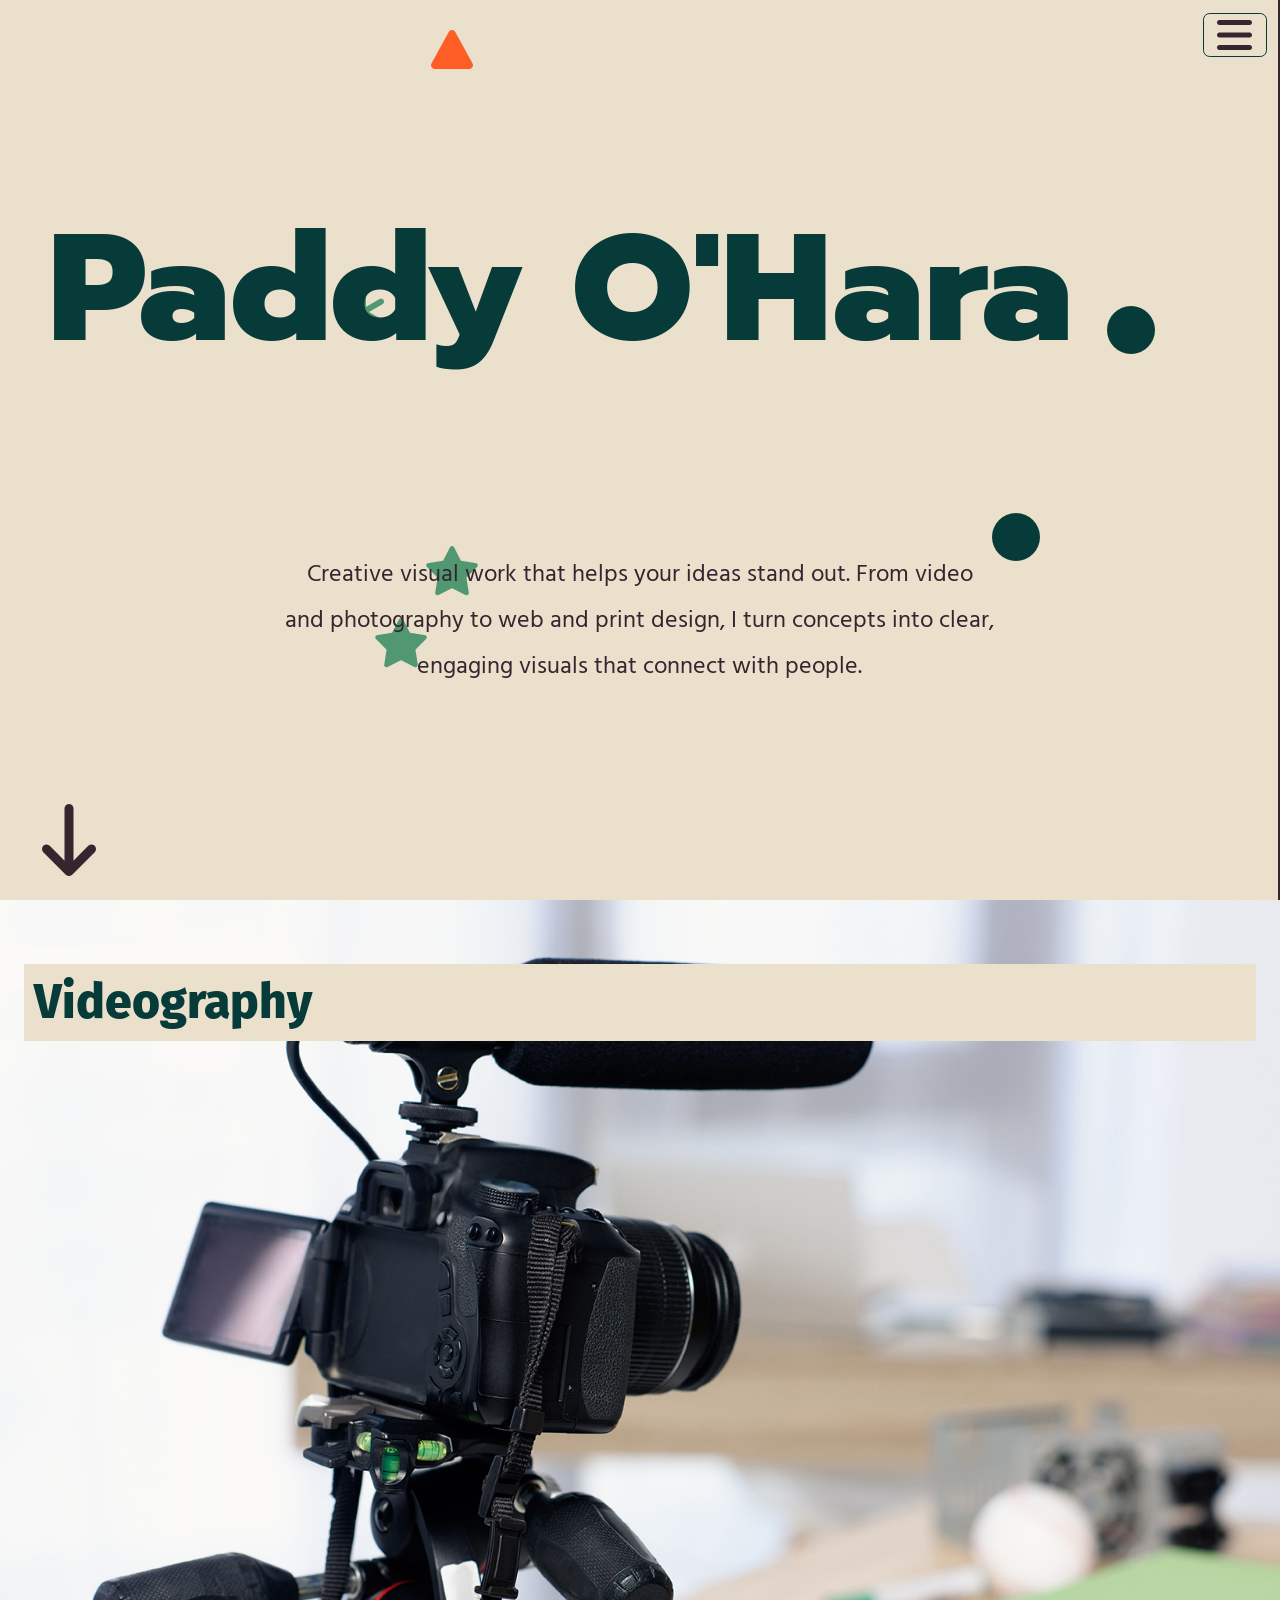
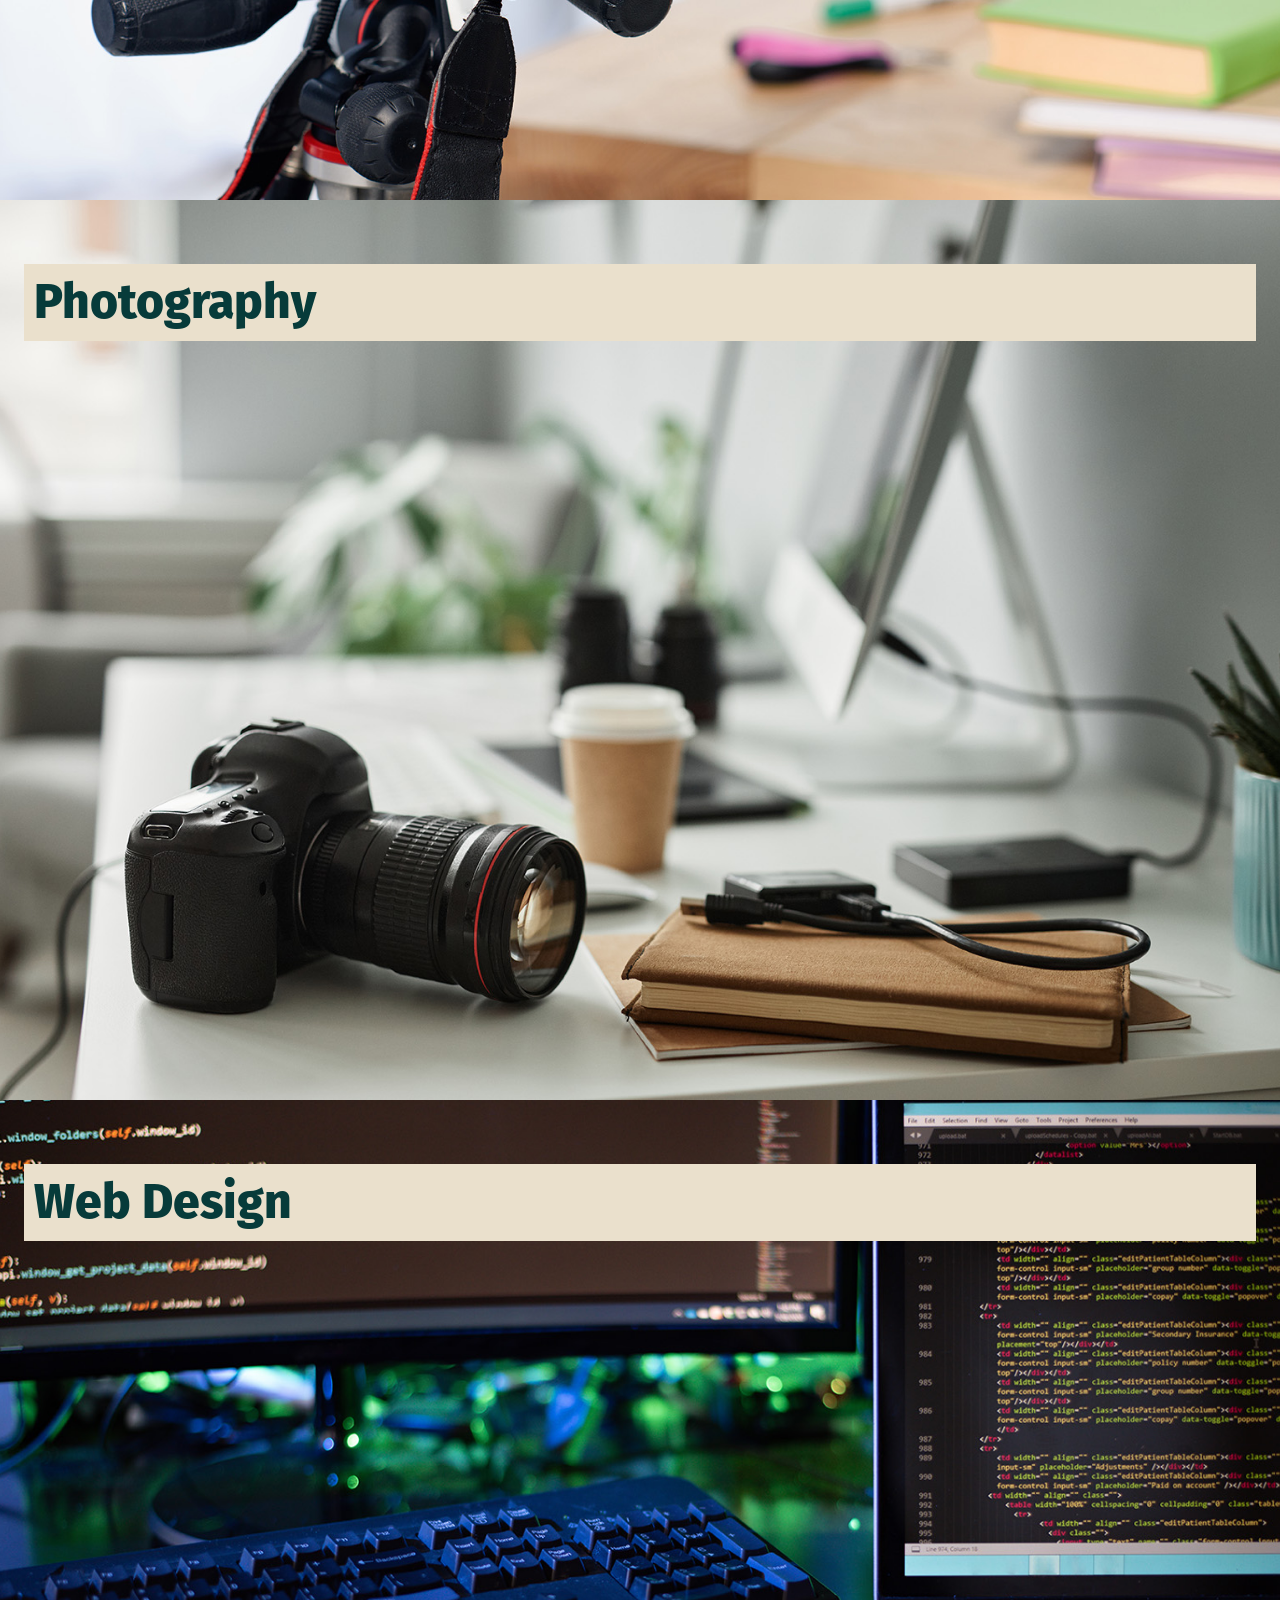
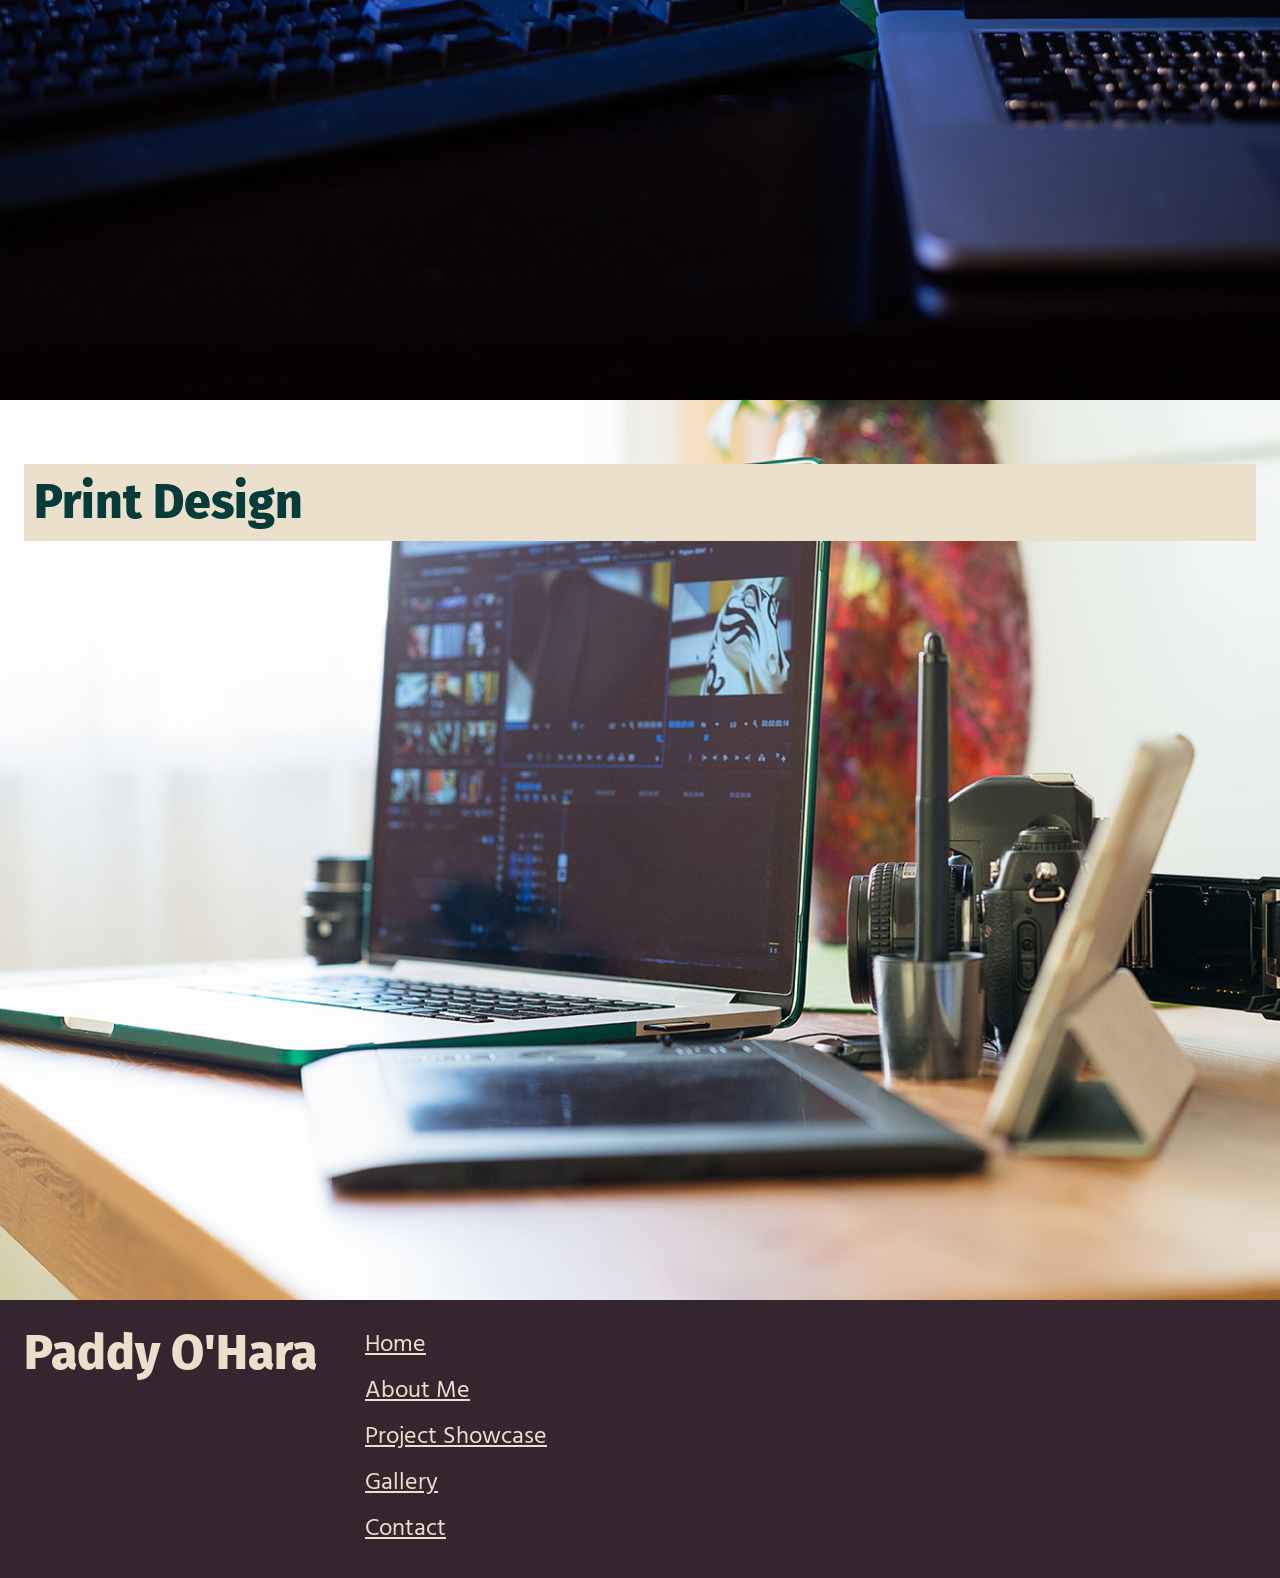
<file: index.html>
<!doctype html>
<html lang="en-IE">
<head>
<meta charset="UTF-8">
<meta name="viewport" content="width=device-width, initial-scale=1">
<meta name="description" content="Portfolio page for Web and Print Designer, Paddy O'Hara">
<meta name="author" content="Paddy O'Hara">
<meta name="keywords" content="Videography, Photography, Web Design, Print, Design, Print, Web, Portfolio, Project Showcase, Gallery">
<title>Paddy O'Hara - Portfolio</title>
<link rel="icon" type="image/x-icon" href="assets/images/favicon/fav-32px.png">
<link rel="preconnect" href="https://fonts.googleapis.com">
<link rel="preconnect" href="https://fonts.gstatic.com" crossorigin>
<link href="https://fonts.googleapis.com/css2?family=Fira+Sans:ital,wght@0,100;0,200;0,300;0,400;0,500;0,600;0,700;0,800;0,900;1,100;1,200;1,300;1,400;1,500;1,600;1,700;1,800;1,900&family=Hind+Guntur:wght@300;400;500;600;700&family=Prompt:ital,wght@0,100;0,200;0,300;0,400;0,500;0,600;0,700;0,800;0,900;1,100;1,200;1,300;1,400;1,500;1,600;1,700;1,800;1,900&display=swap" rel="stylesheet">
<link href="main.css" rel="stylesheet" type="text/css">
<link href="assets/fontawesome/css/fontawesome.css" rel="stylesheet" type="text/css">
<link href="assets/fontawesome/css/solid.css" rel="stylesheet" type="text/css">
<script src="animating-headers.js" defer></script> 
<script src="show-and-hide-menu.js" defer></script> 
<script src="random-background-icons.js" defer></script>
</head>

<body>
<nav id="mainNavMenu">
  <button type="button" onClick="closeNav()" id="menu-close-icon" aria-label="Close menu"><i class="fa-solid fa-times fa-3x" ></i></button>
  <h2>Menu</h2>
  <ul>
    <li><a href="index.html">Home</a></li>
    <li><a href="about.html">About Me</a></li>
    <li><a href="showcase.html">Project Showcase</a></li>
    <li><a href="gallery.html">Gallery</a></li>
    <li><a href="contact.html">Contact</a></li>
  </ul>
</nav>
<header class="background-icons full-height">
  <button type="button" onclick="openNav()" id="main-menu-icon" aria-label="Open menu"><i class="fa-solid fa-bars fa-3x" ></i></button>
  <section class="hero-section">
    <h1 class="hero scroll-in-right animated">Paddy O'Hara</h1>
    <p class="main-page-blurb">Creative visual work that helps your ideas stand out. From video and photography to web and print design, I turn concepts into clear, engaging visuals that connect with people.</p>
  </section>
  <i class="fa-solid fa-arrow-down fa-3x"></i> 
  <!--	<div class="background-icons"></div>--> 
</header>
<main>
  <section class="image-section" id="videography">
    <h2 class="scroll-in-right">Videography</h2>
  </section>
  <section class="image-section" id="photography">
    <h2 class="scroll-in-right">Photography</h2>
  </section>
  <section class="image-section" id="webdesign">
    <h2 class="scroll-in-right">Web Design</h2>
  </section>
  <section class="image-section" id="printdesign">
    <h2 class="scroll-in-right">Print Design</h2>
  </section>
</main>
<footer>
  <h2>Paddy O'Hara</h2>
  <nav>
    <ul>
      <li><a href="index.html">Home</a></li>
      <li><a href="about.html">About Me</a></li>
      <li><a href="showcase.html">Project Showcase</a></li>
      <li><a href="gallery.html">Gallery</a></li>
      <li><a href="contact.html">Contact</a></li>
    </ul>
  </nav>
</footer>
</body>
</html>
</file>
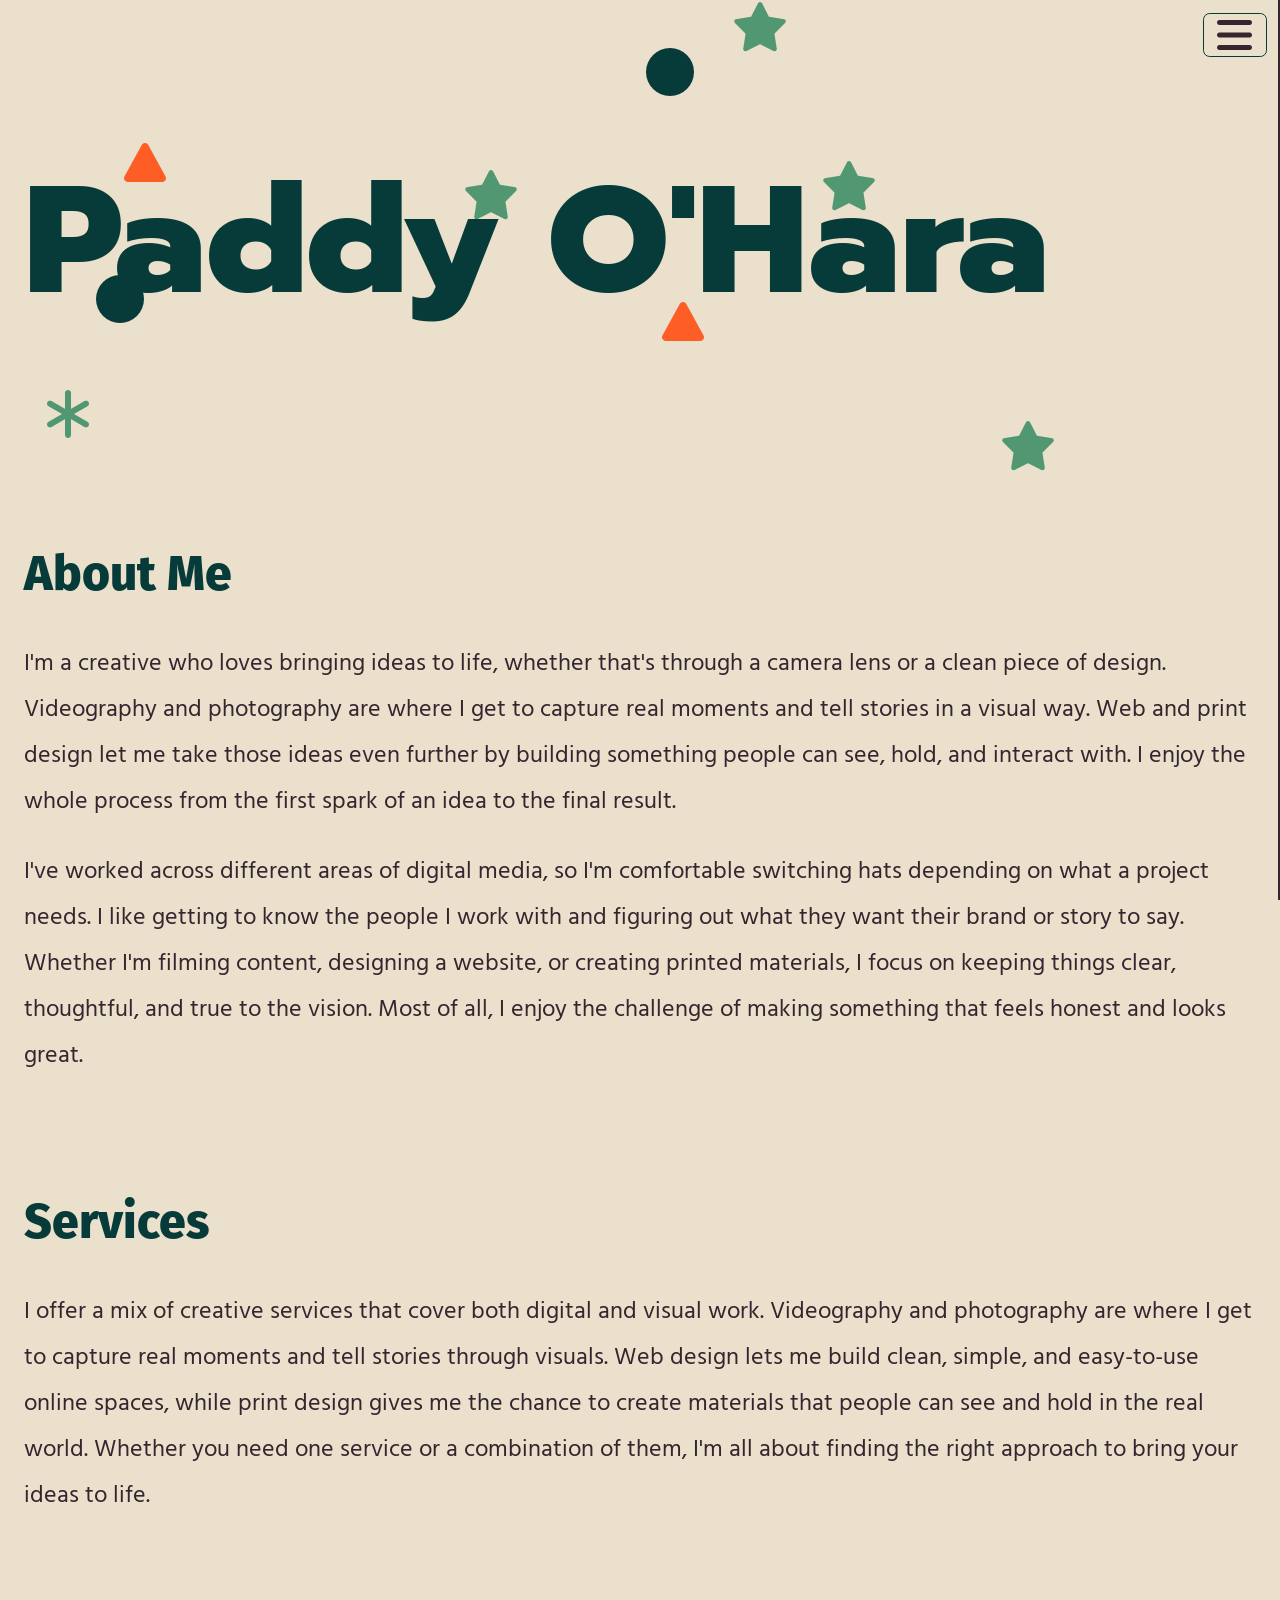
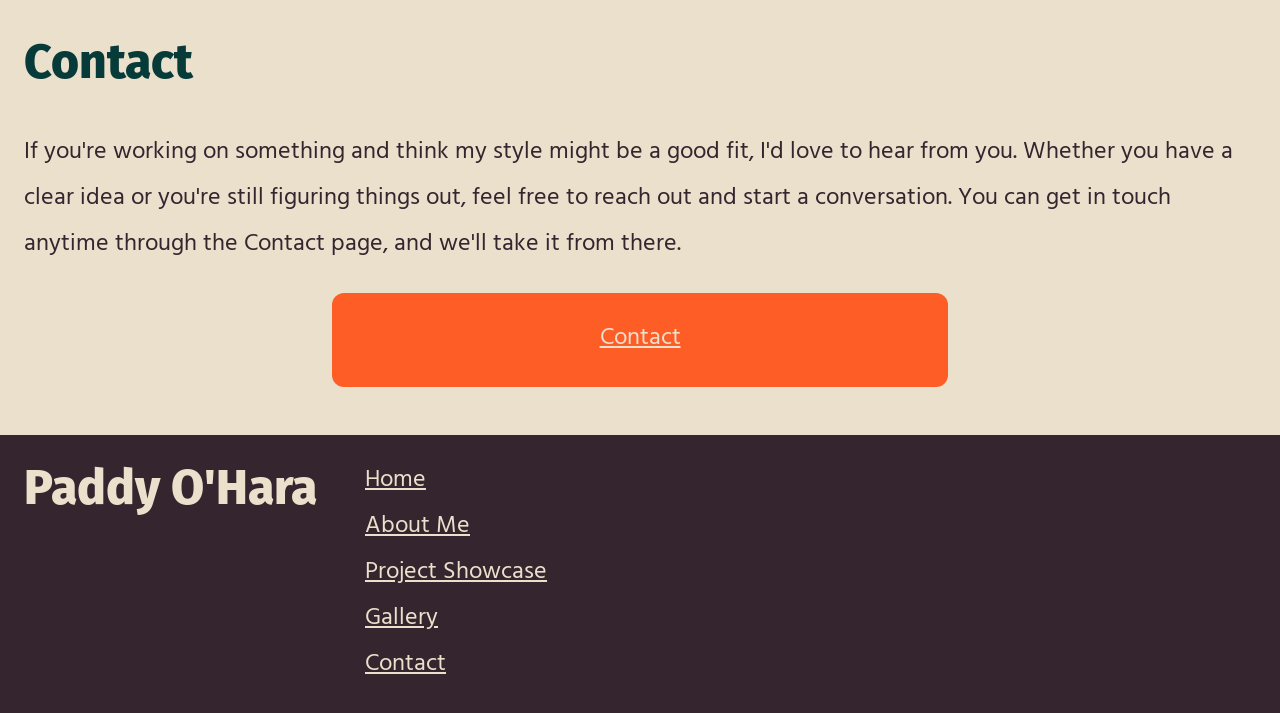
<file: about.html>
<!doctype html>
<html lang="en-IE">
<head>
<meta charset="UTF-8">
<meta name="viewport" content="width=device-width, initial-scale=1">
<meta name="description" content="Portfolio page for Web and Print Designer, Paddy O'Hara">
<meta name="author" content="Paddy O'Hara">
<meta name="keywords" content="Videography, Photography, Web Design, Print, Design, Print, Web, Portfolio, Project Showcase, Gallery">
<title>Paddy O'Hara - Portfolio - About Me</title>
<link rel="icon" type="image/x-icon" href="assets/images/favicon/fav-32px.png">
<link rel="preconnect" href="https://fonts.googleapis.com">
<link rel="preconnect" href="https://fonts.gstatic.com" crossorigin>
<link href="https://fonts.googleapis.com/css2?family=Fira+Sans:ital,wght@0,100;0,200;0,300;0,400;0,500;0,600;0,700;0,800;0,900;1,100;1,200;1,300;1,400;1,500;1,600;1,700;1,800;1,900&family=Hind+Guntur:wght@300;400;500;600;700&family=Prompt:ital,wght@0,100;0,200;0,300;0,400;0,500;0,600;0,700;0,800;0,900;1,100;1,200;1,300;1,400;1,500;1,600;1,700;1,800;1,900&display=swap" rel="stylesheet">
<link href="main.css" rel="stylesheet" type="text/css">
<link href="assets/fontawesome/css/fontawesome.css" rel="stylesheet" type="text/css">
<link href="assets/fontawesome/css/solid.css" rel="stylesheet" type="text/css">
<script src="animating-headers.js" defer></script> 
<script src="show-and-hide-menu.js" defer></script> 
<script src="random-background-icons.js" defer></script>
</head>

<body>
<nav id="mainNavMenu">
  <button type="button" onClick="closeNav()" id="menu-close-icon" aria-label="Close menu"><i class="fa-solid fa-times fa-3x" ></i></button>
  <h2>Menu</h2>
  <ul>
    <li><a href="index.html">Home</a></li>
    <li><a href="about.html">About Me</a></li>
    <li><a href="showcase.html">Project Showcase</a></li>
    <li><a href="gallery.html">Gallery</a></li>
    <li><a href="contact.html">Contact</a></li>
  </ul>
</nav>
<header class="background-icons">
  <button type="button" onclick="openNav()" id="main-menu-icon" aria-label="Open menu"><i class="fa-solid fa-bars fa-3x" ></i></button>
  <h1 class="hero scroll-in-right animated">Paddy O'Hara</h1>
  <!--	<i class="fa-solid fa-arrow-down fa-3x"></i>--> 
  <!--	<div class="background-icons"></div>--> 
</header>
<main>
  <section>
    <h2 class="scroll-in-right">About Me</h2>
    <p>I'm a creative who loves bringing ideas to life, whether that's through a camera lens or a
      clean piece of design. Videography and photography are where I get to capture real
      moments and tell stories in a visual way. Web and print design let me take those ideas
      even further by building something people can see, hold, and interact with. I enjoy the
      whole process from the first spark of an idea to the final result.</p>
    <p>I've worked across different areas of digital media, so I'm comfortable switching hats
      depending on what a project needs. I like getting to know the people I work with and
      figuring out what they want their brand or story to say. Whether I'm filming content,
      designing a website, or creating printed materials, I focus on keeping things clear,
      thoughtful, and true to the vision. Most of all, I enjoy the challenge of making something
      that feels honest and looks great.</p>
  </section>
  <section>
    <h2 class="scroll-in-right">Services</h2>
    <p>I offer a mix of creative services that cover both digital and visual work. Videography and
      photography are where I get to capture real moments and tell stories through visuals. Web
      design lets me build clean, simple, and easy-to-use online spaces, while print design gives
      me the chance to create materials that people can see and hold in the real world. Whether
      you need one service or a combination of them, I'm all about finding the right approach to
      bring your ideas to life.</p>
  </section>
  <section>
    <h2 class="scroll-in-right">Contact</h2>
    <p>If you're working on something and think my style might be a good fit, I'd love to hear from
      you. Whether you have a clear idea or you're still figuring things out, feel free to reach out
      and start a conversation. You can get in touch anytime through the Contact page, and we'll
      take it from there.</p>
    <div class="call-to-action"><a href="contact.html" class="call-to-action-button">Contact</a></div>
  </section>
</main>
<footer>
  <h2>Paddy O'Hara</h2>
  <nav>
    <ul>
      <li><a href="index.html">Home</a></li>
      <li><a href="about.html">About Me</a></li>
      <li><a href="showcase.html">Project Showcase</a></li>
      <li><a href="gallery.html">Gallery</a></li>
      <li><a href="contact.html">Contact</a></li>
    </ul>
  </nav>
</footer>
</body>
</html>
</file>
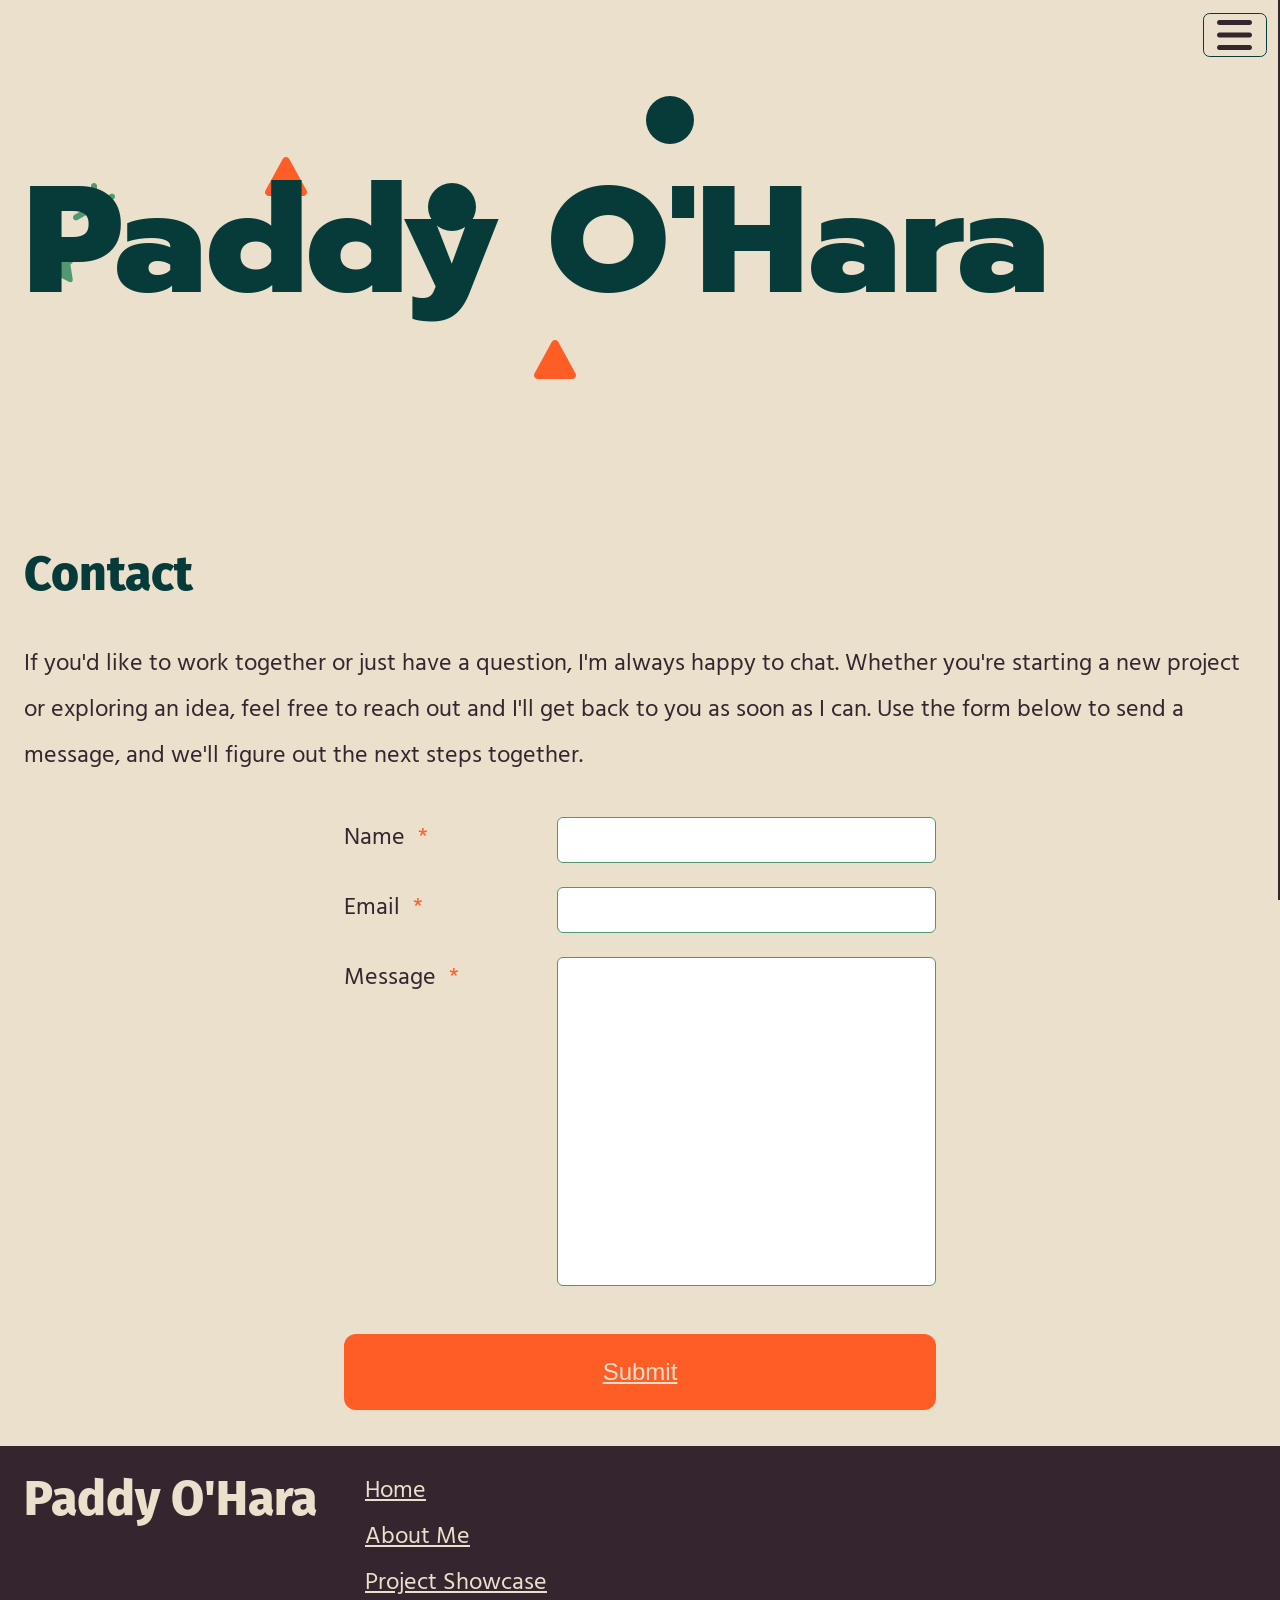
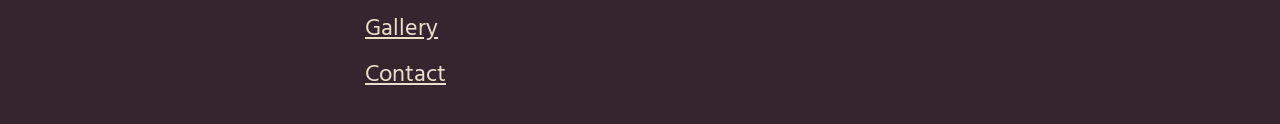
<file: contact.html>
<!doctype html>
<html lang="en-IE">
<head>
<meta charset="UTF-8">
<meta name="viewport" content="width=device-width, initial-scale=1">
<meta name="description" content="Portfolio page for Web and Print Designer, Paddy O'Hara">
<meta name="author" content="Paddy O'Hara">
<meta name="keywords" content="Videography, Photography, Web Design, Print, Design, Print, Web, Portfolio, Project Showcase, Gallery">
<title>Paddy O'Hara - Portfolio - Contact</title>
<link rel="icon" type="image/x-icon" href="assets/images/favicon/fav-32px.png">
<link rel="preconnect" href="https://fonts.googleapis.com">
<link rel="preconnect" href="https://fonts.gstatic.com" crossorigin>
<link href="https://fonts.googleapis.com/css2?family=Fira+Sans:ital,wght@0,100;0,200;0,300;0,400;0,500;0,600;0,700;0,800;0,900;1,100;1,200;1,300;1,400;1,500;1,600;1,700;1,800;1,900&family=Hind+Guntur:wght@300;400;500;600;700&family=Prompt:ital,wght@0,100;0,200;0,300;0,400;0,500;0,600;0,700;0,800;0,900;1,100;1,200;1,300;1,400;1,500;1,600;1,700;1,800;1,900&display=swap" rel="stylesheet">
<link href="main.css" rel="stylesheet" type="text/css">
<link href="assets/fontawesome/css/fontawesome.css" rel="stylesheet" type="text/css">
<link href="assets/fontawesome/css/solid.css" rel="stylesheet" type="text/css">
<script src="animating-headers.js" defer></script> 
<script src="show-and-hide-menu.js" defer></script> 
<script src="random-background-icons.js" defer></script> 
<script src="form.js" defer></script>
</head>

<body>
<nav id="mainNavMenu">
  <button type="button" onClick="closeNav()" id="menu-close-icon" aria-label="Close menu"><i class="fa-solid fa-times fa-3x" ></i></button>
  <h2>Menu</h2>
  <ul>
    <li><a href="index.html">Home</a></li>
    <li><a href="about.html">About Me</a></li>
    <li><a href="showcase.html">Project Showcase</a></li>
    <li><a href="gallery.html">Gallery</a></li>
    <li><a href="contact.html">Contact</a></li>
  </ul>
</nav>
<header class="background-icons">
  <button type="button" onclick="openNav()" id="main-menu-icon" aria-label="Open menu"><i class="fa-solid fa-bars fa-3x" ></i></button>
  <h1 class="hero scroll-in-right animated">Paddy O'Hara</h1>
  <!--	<i class="fa-solid fa-arrow-down fa-3x"></i>--> 
  <!--	<div class="background-icons"></div>--> 
</header>
<main>
  <section>
    <h2 class="scroll-in-right">Contact</h2>
    <p>If you'd like to work together or just have a
      question, I'm always happy to chat. Whether you're
      starting a new project or exploring an idea, feel
      free to reach out and I'll get back to you as soon as
      I can. Use the form below to send a message, and
      we'll figure out the next steps together.</p>
    <form method="post" name="ContactForm" novalidate data-netlify="true" data-netlify-recaptcha="true">
      <div class="form-control">
        <label for="contactName">Name</label>
        <input type="text" name="contactName" id="contactName" required>
        <span class="form-error-message" aria-live="polite"></span> </div>
      <div class="form-control">
        <label for="contactEmail">Email</label>
        <input type="email" name="contactEmail" id="contactEmail" required>
        <span class="form-error-message" aria-live="polite"></span> </div>
      <div class="form-control">
        <label for="contactMessage">Message</label>
        <textarea name="message" id="contactMessage" rows="20" required></textarea>
        <span class="form-error-message" aria-live="polite"></span> </div>
        <div class="form-control"><div data-netlify-recaptcha="true" class="recaptcha"></div><span class="form-error-message" aria-live="polite"></span></div>
      <div class="form-control full-width">
        <button type="submit" class="call-to-action-button">Submit</button>
      </div>
    </form>
  </section>
</main>
<footer>
  <h2>Paddy O'Hara</h2>
  <nav>
    <ul>
      <li><a href="index.html">Home</a></li>
      <li><a href="about.html">About Me</a></li>
      <li><a href="showcase.html">Project Showcase</a></li>
      <li><a href="gallery.html">Gallery</a></li>
      <li><a href="contact.html">Contact</a></li>
    </ul>
  </nav>
</footer>
</body>
</html>
</file>
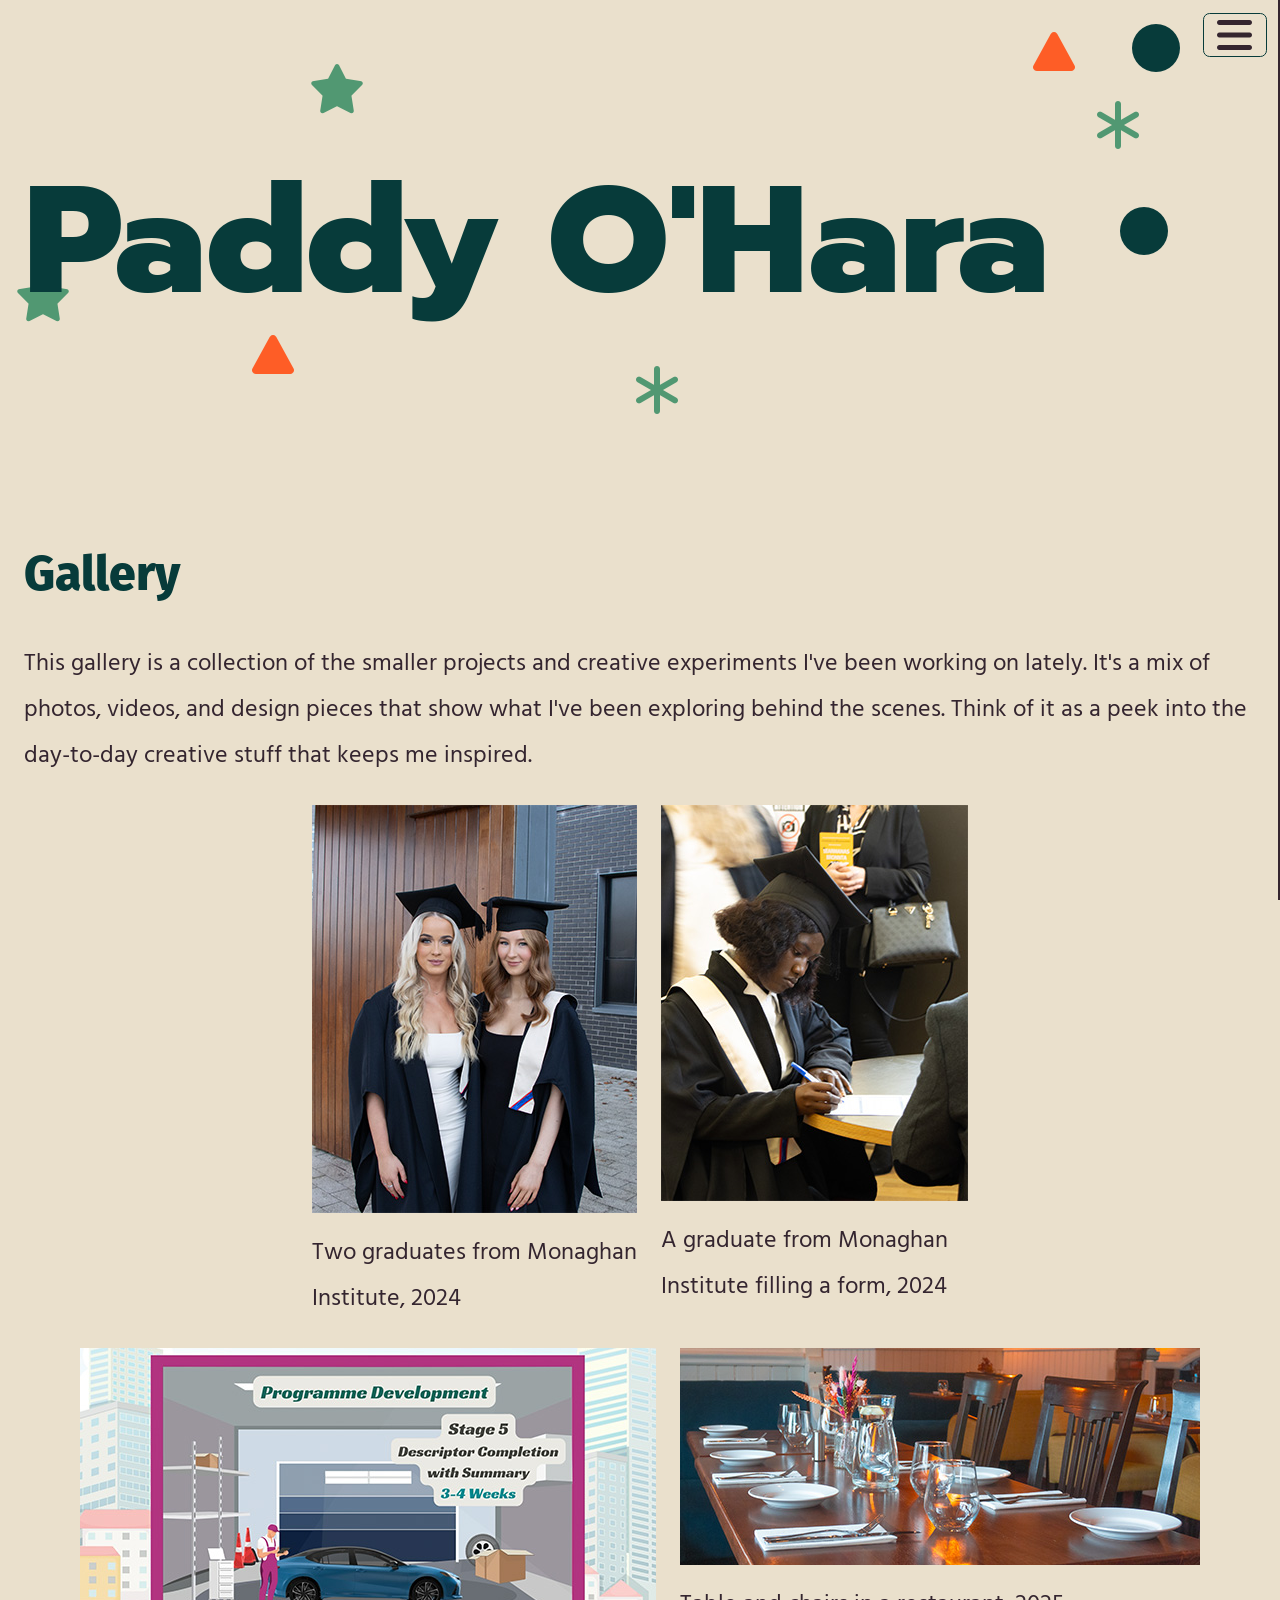
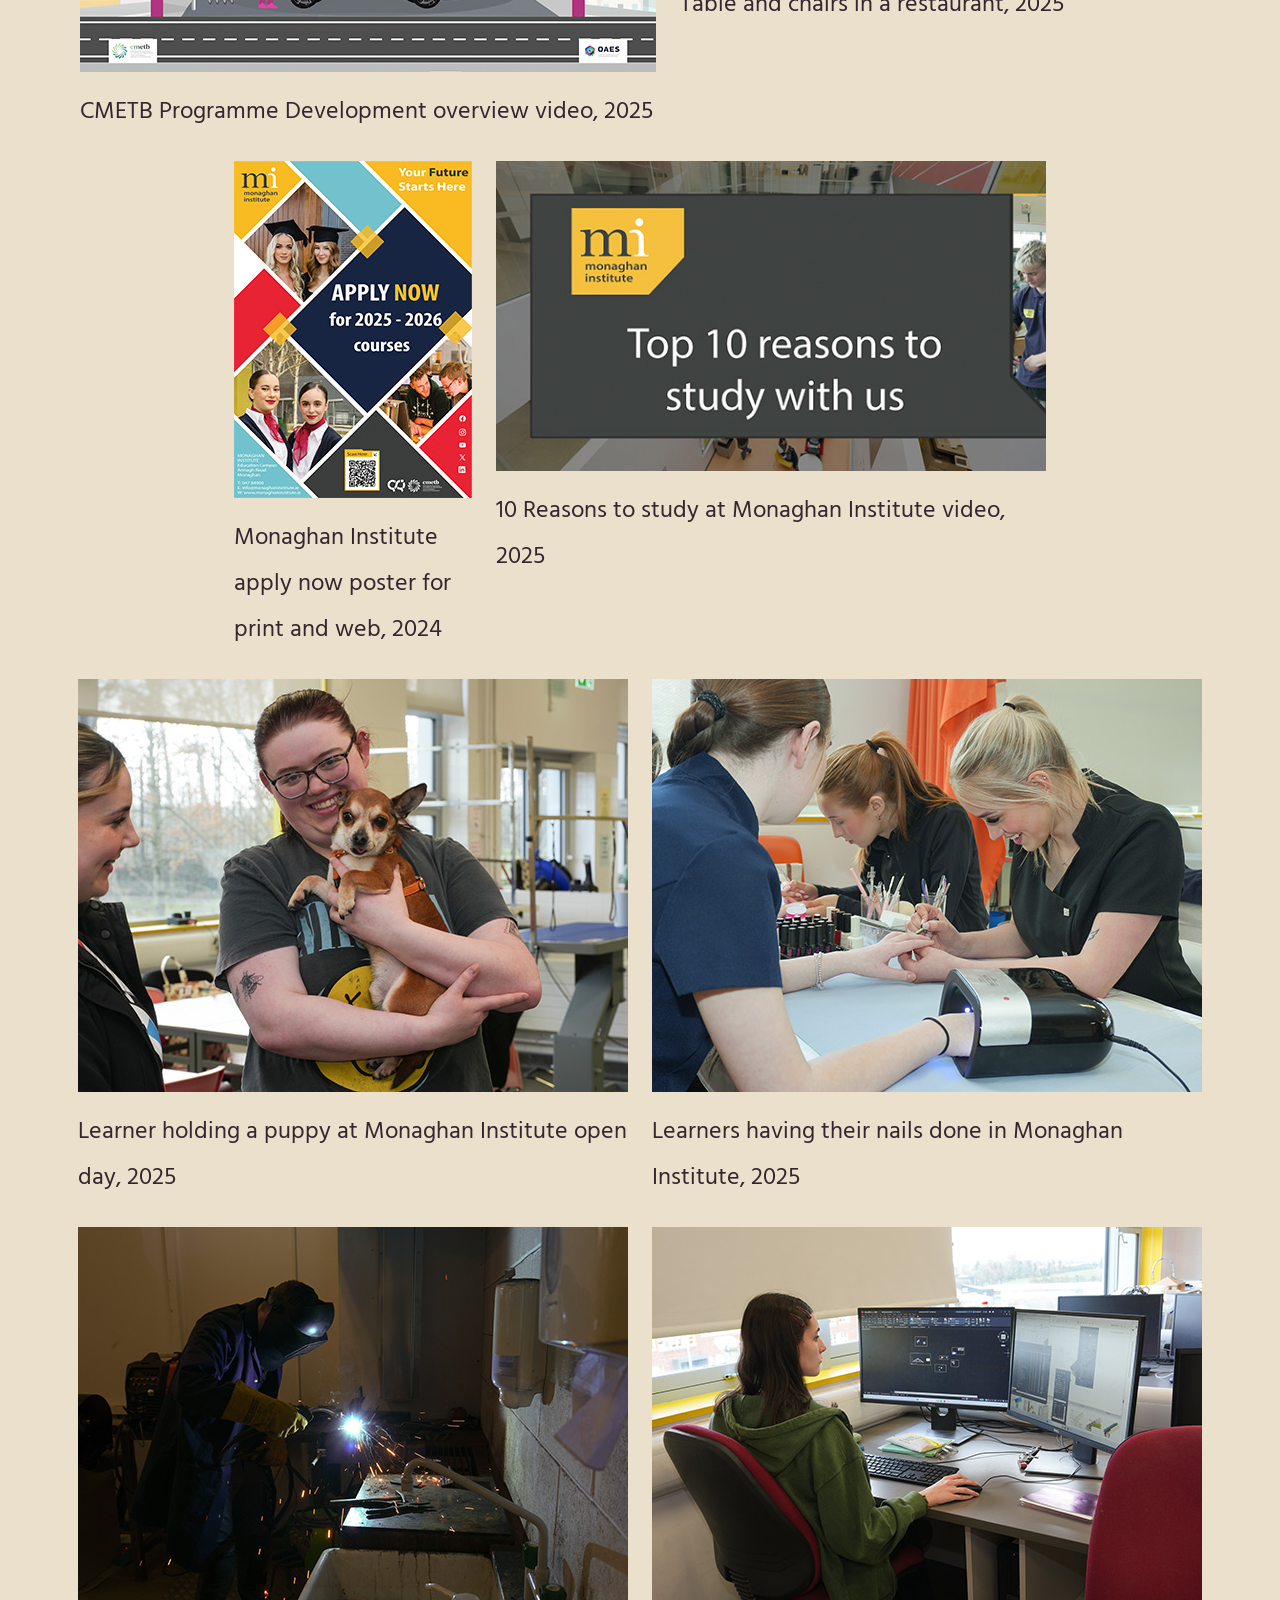
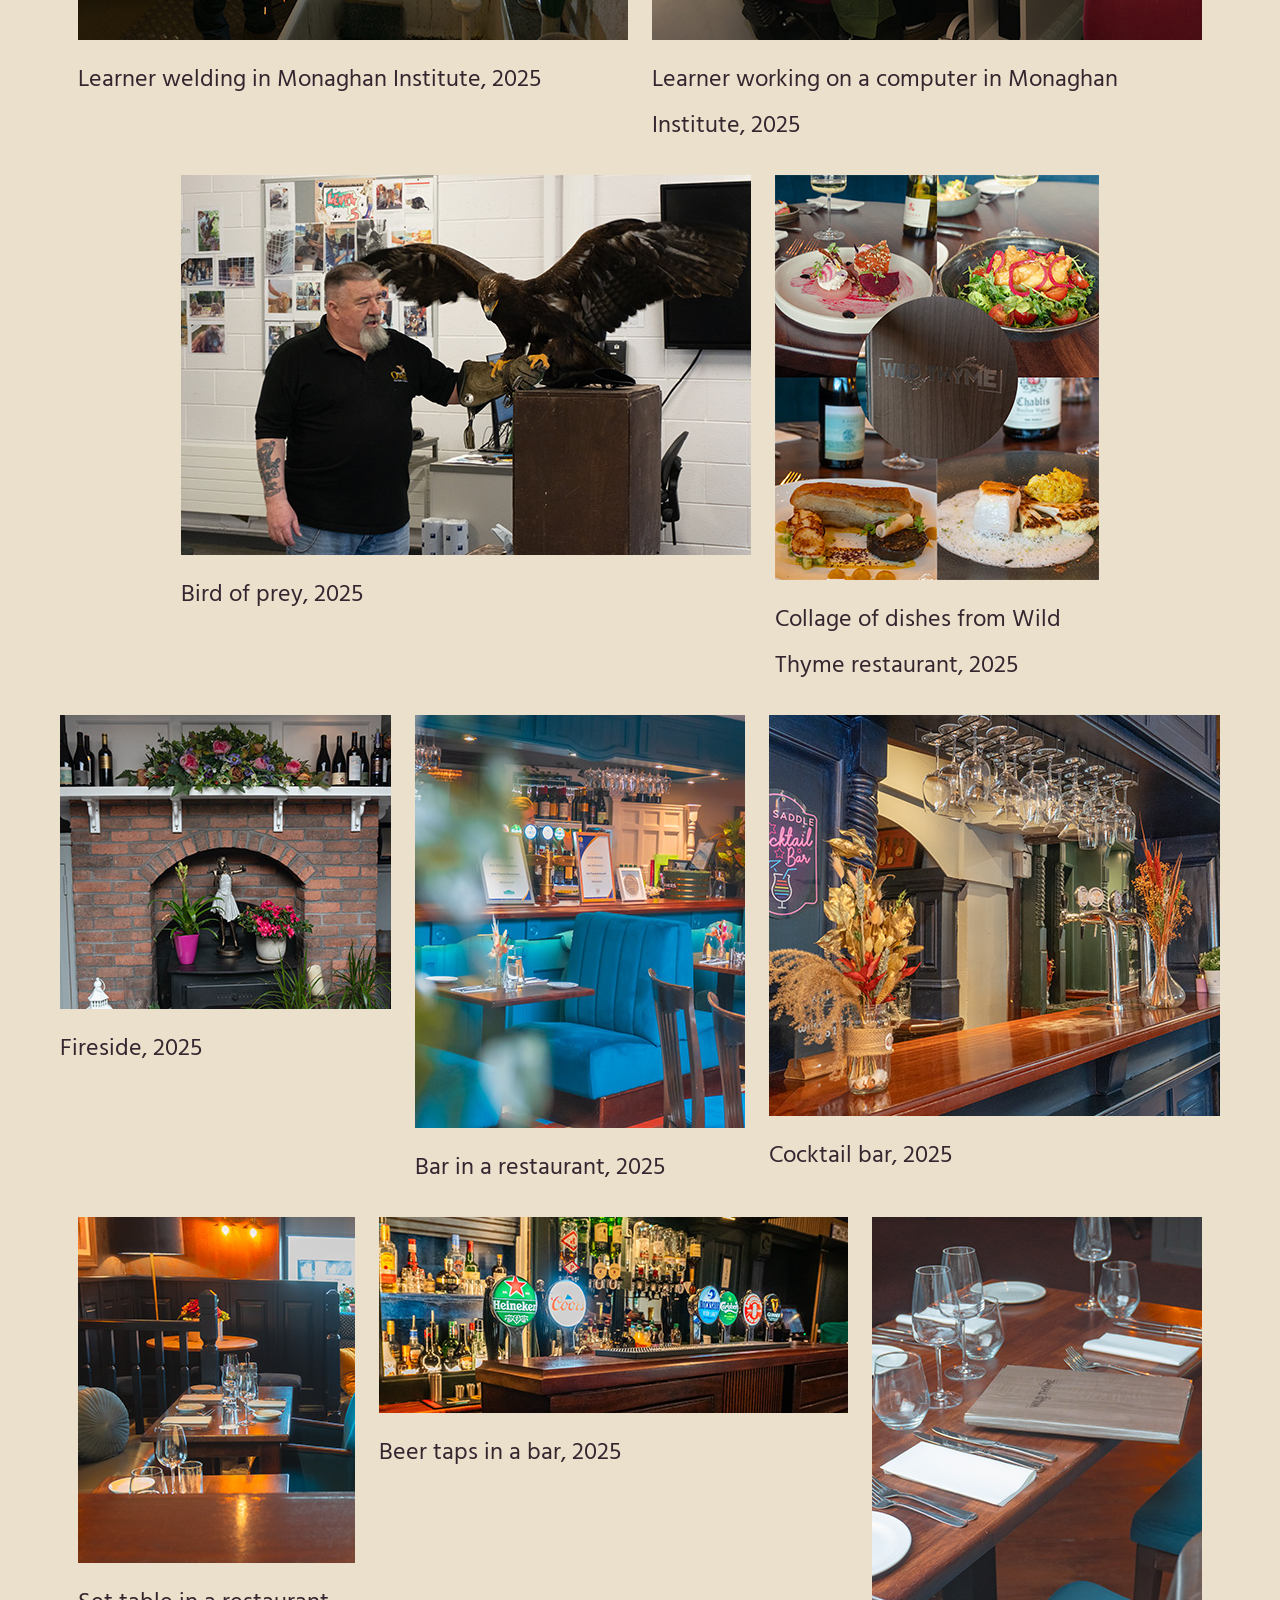
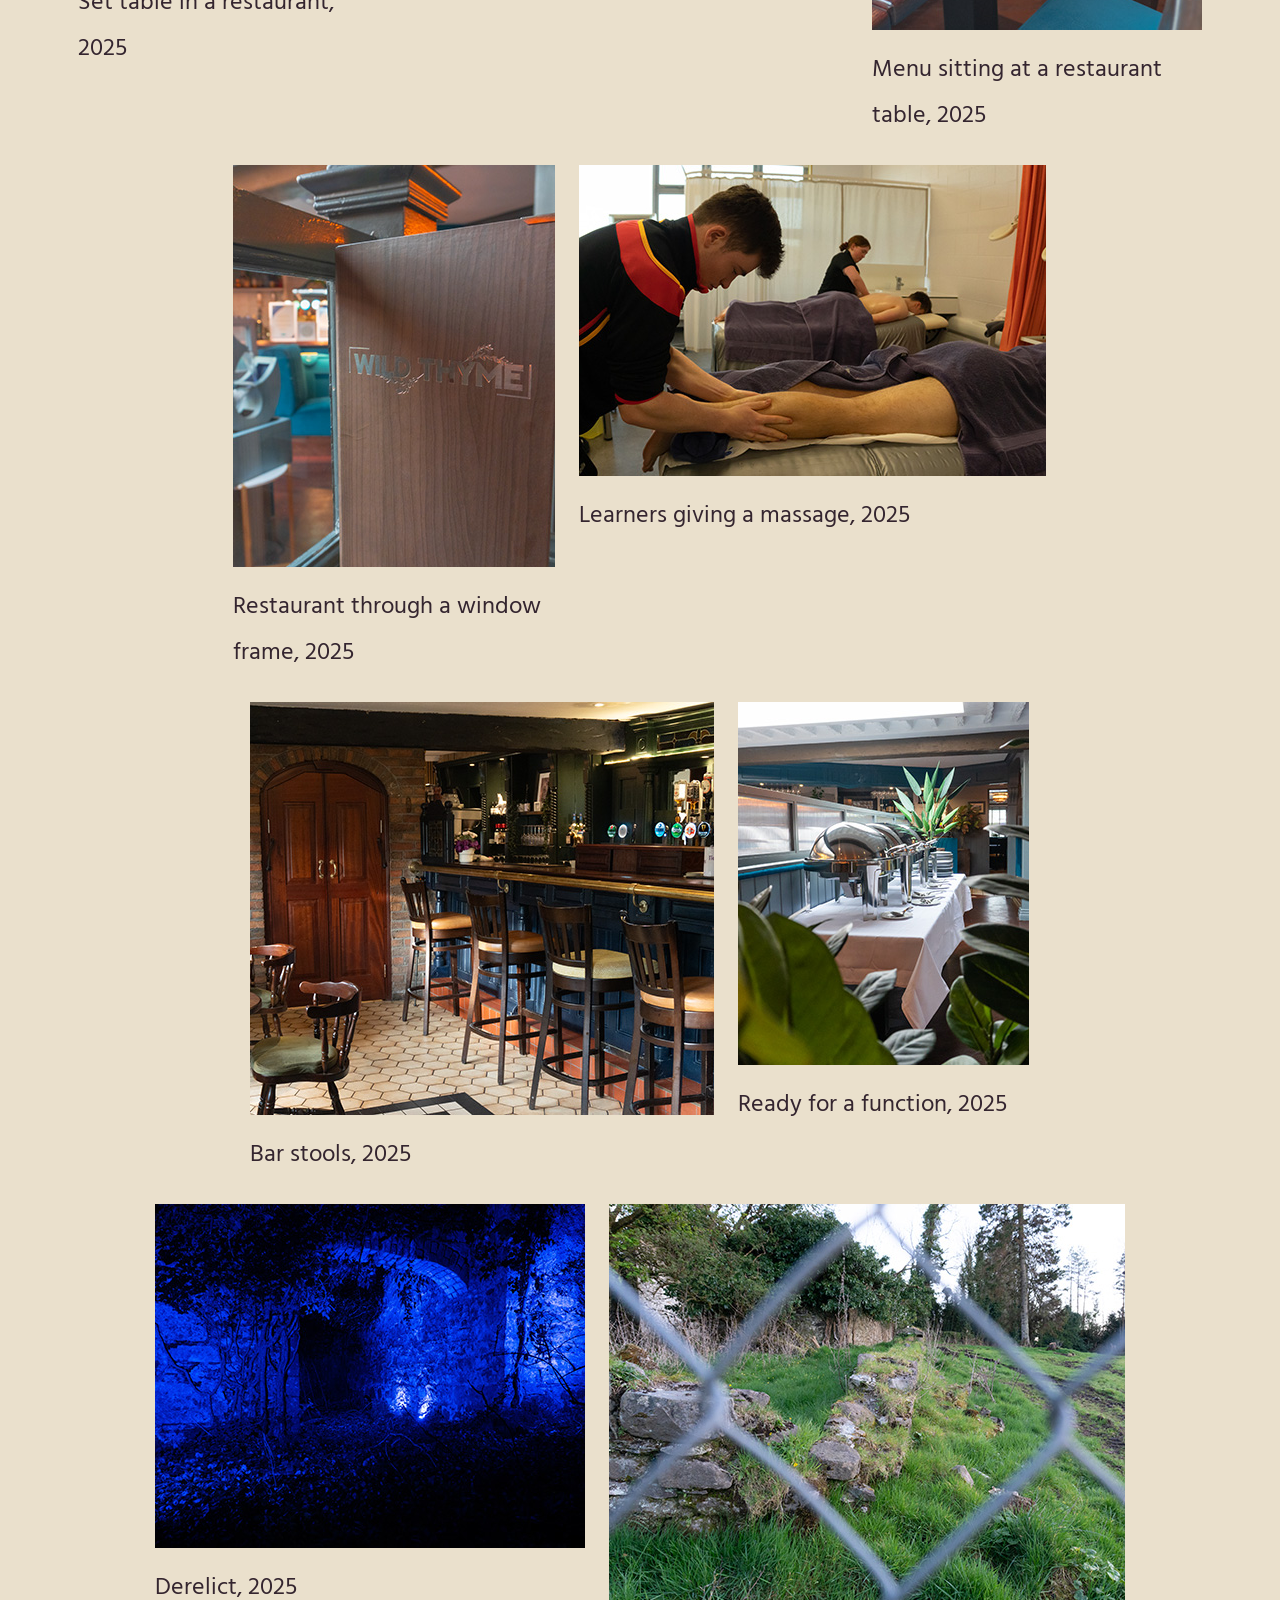
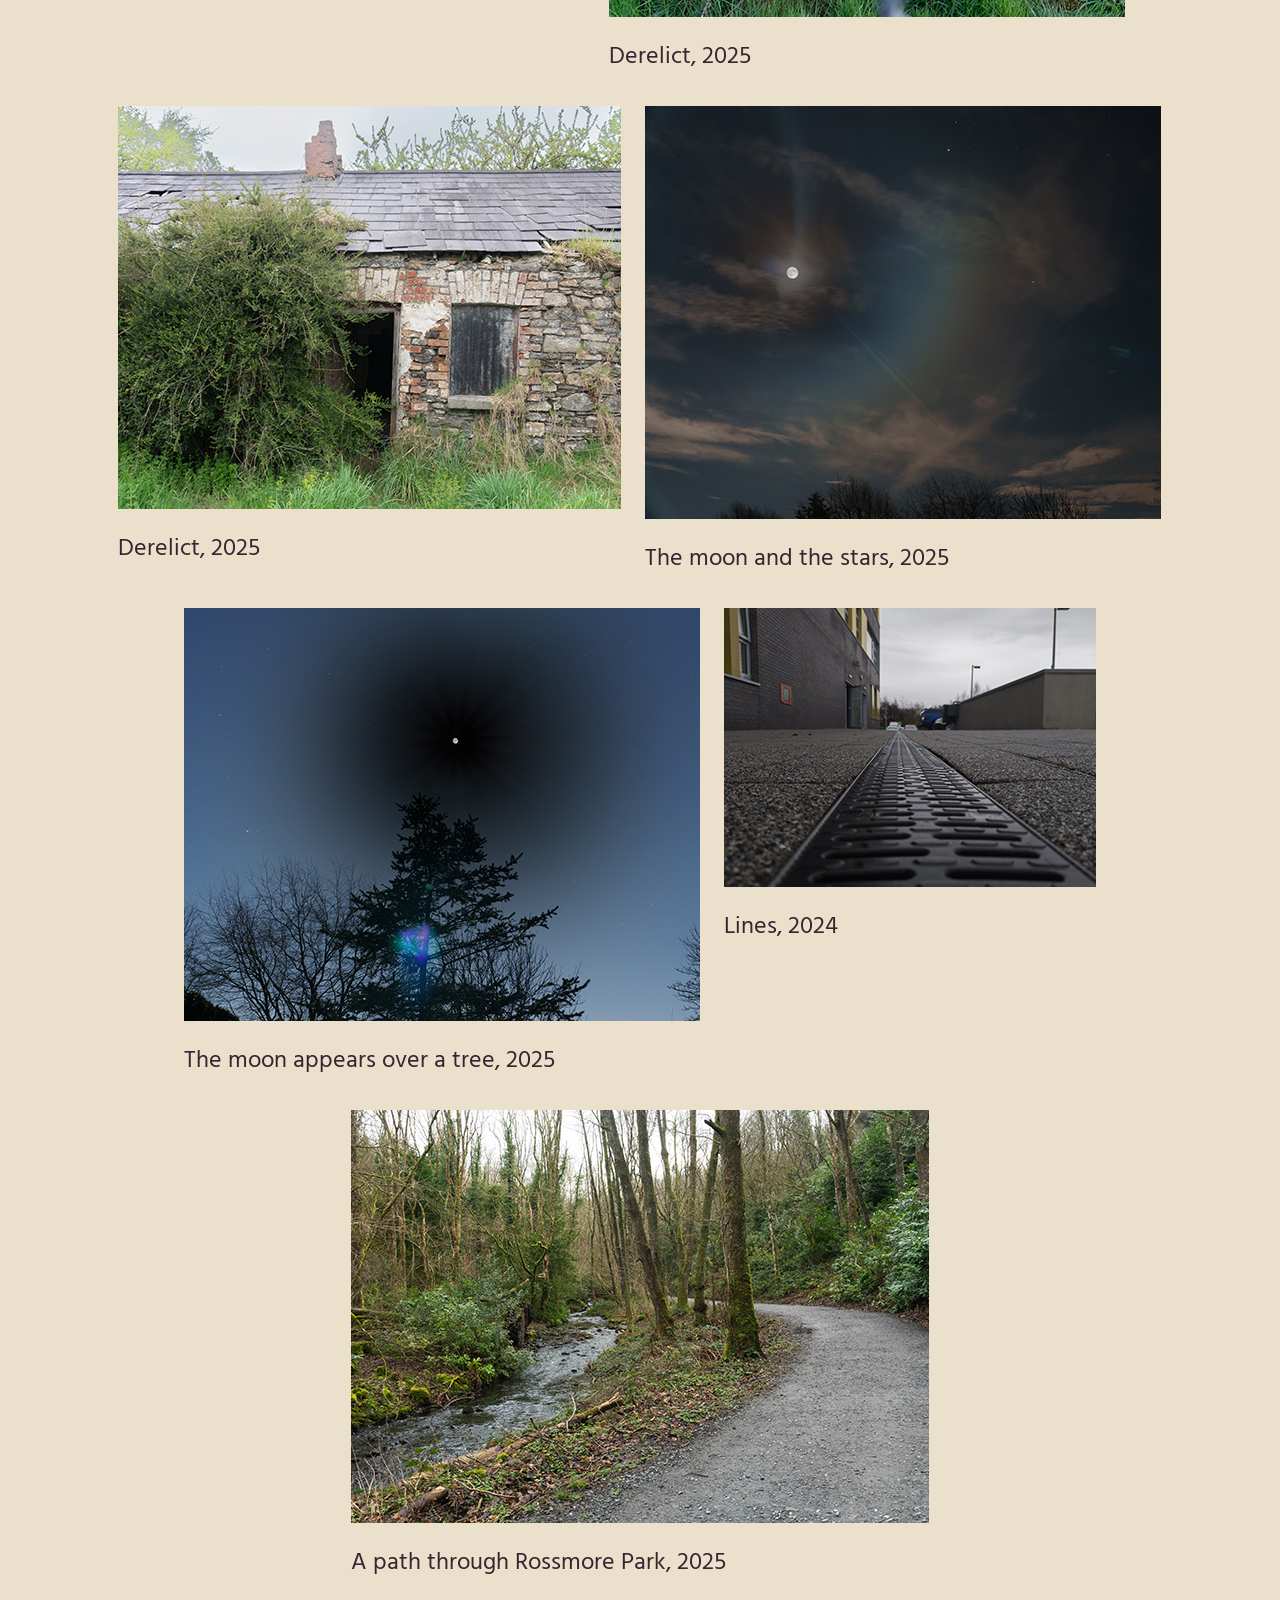
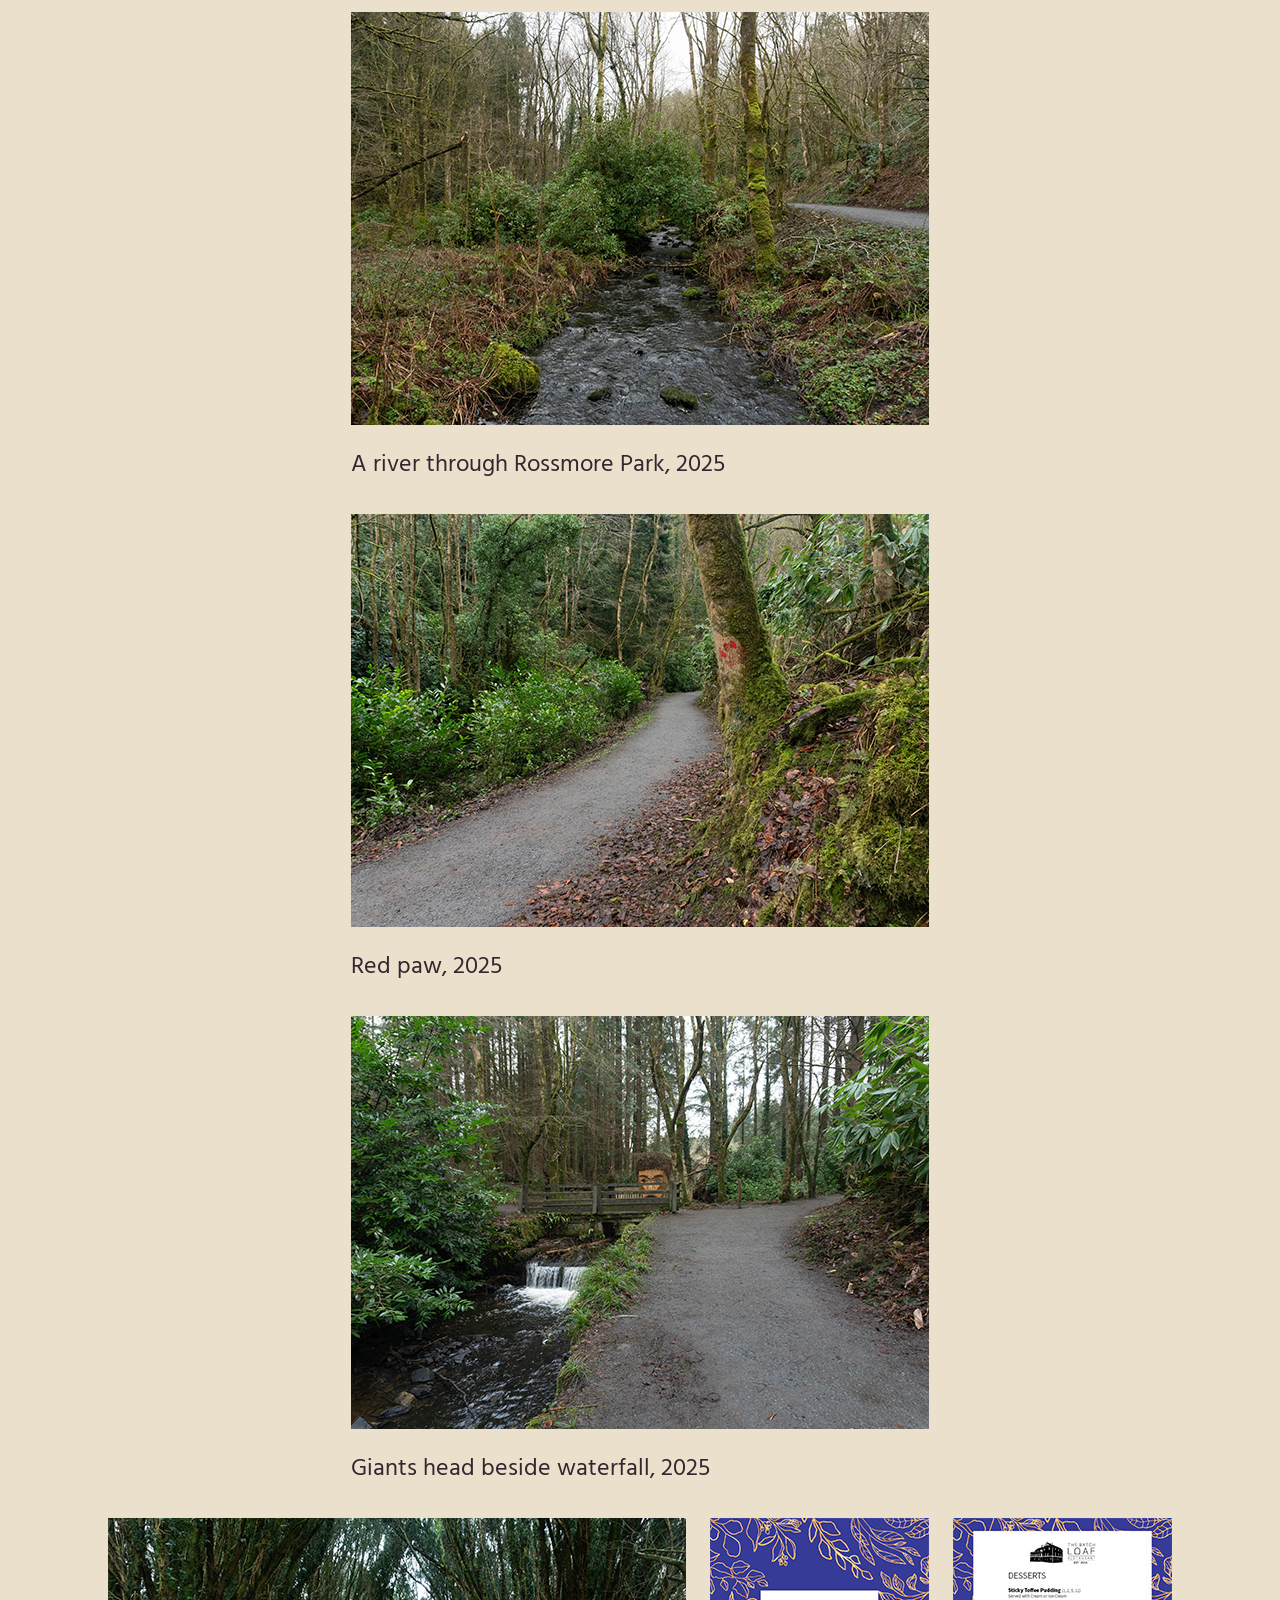
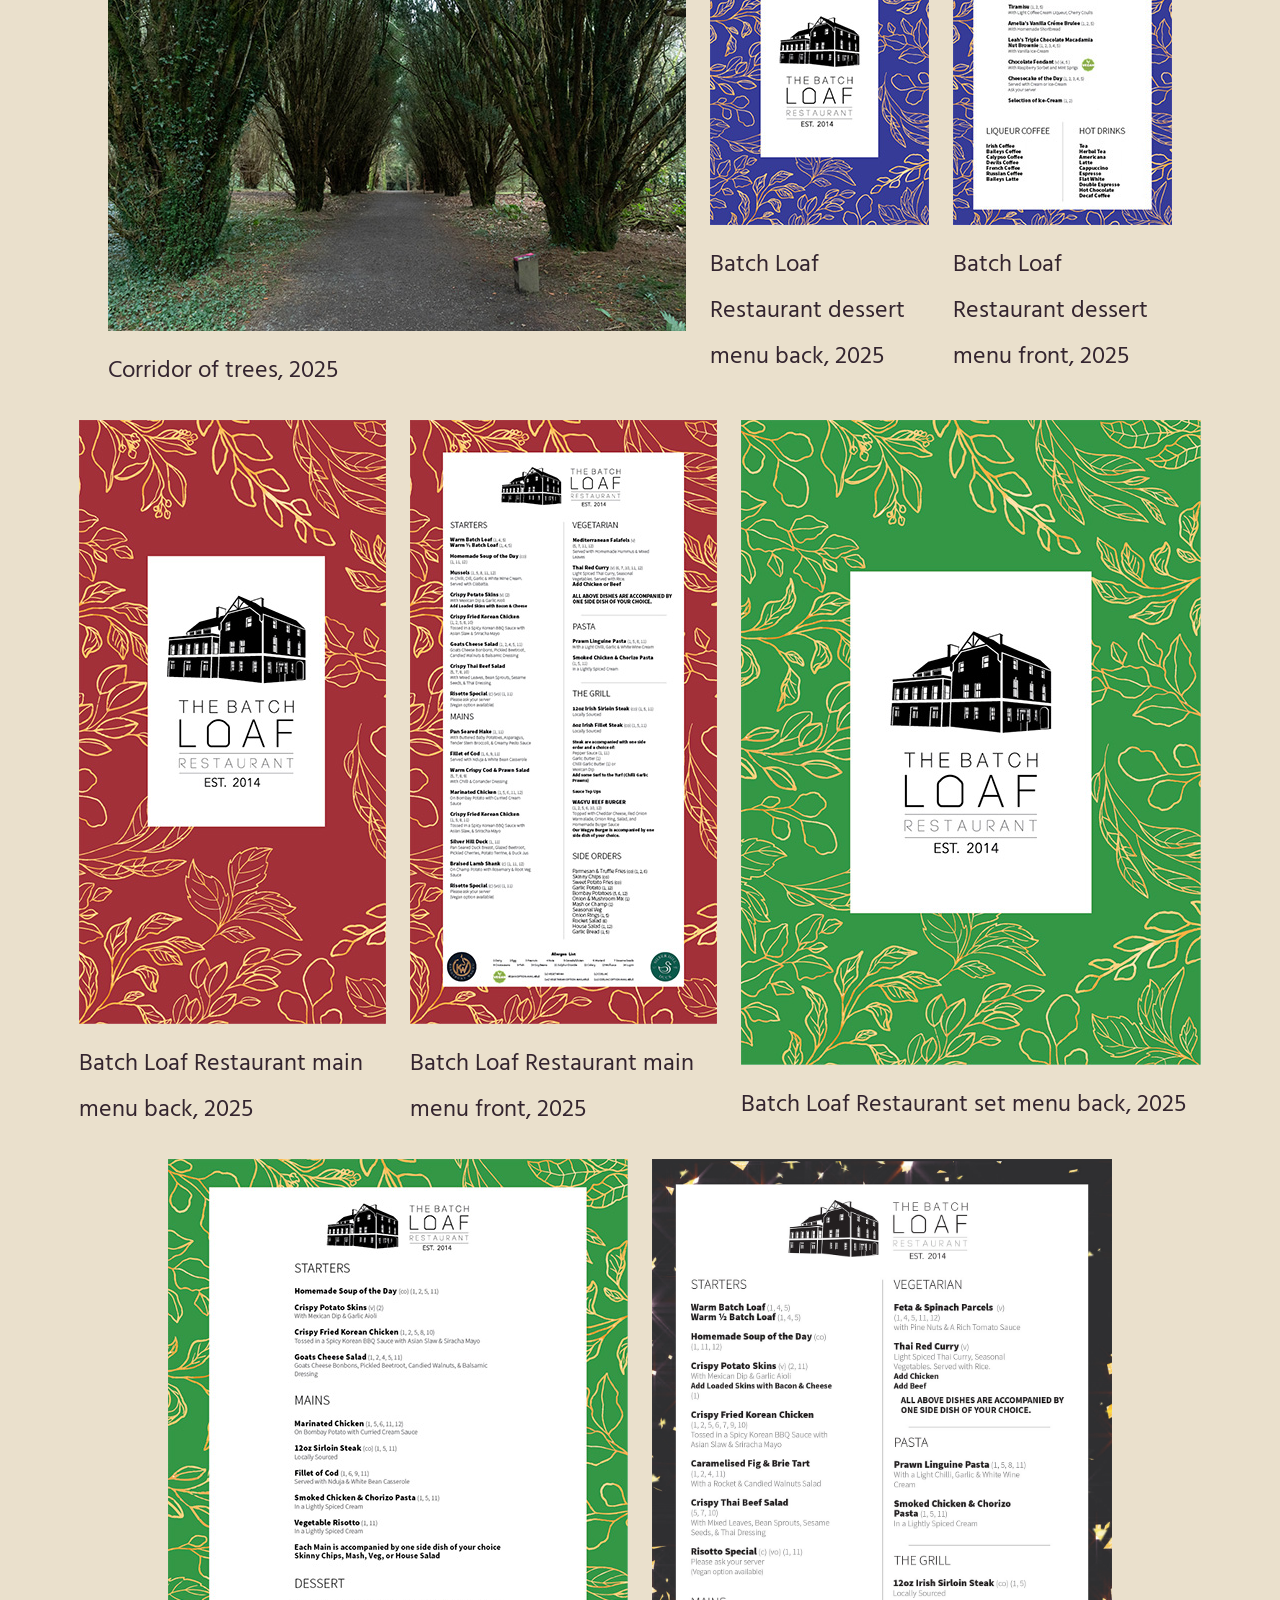
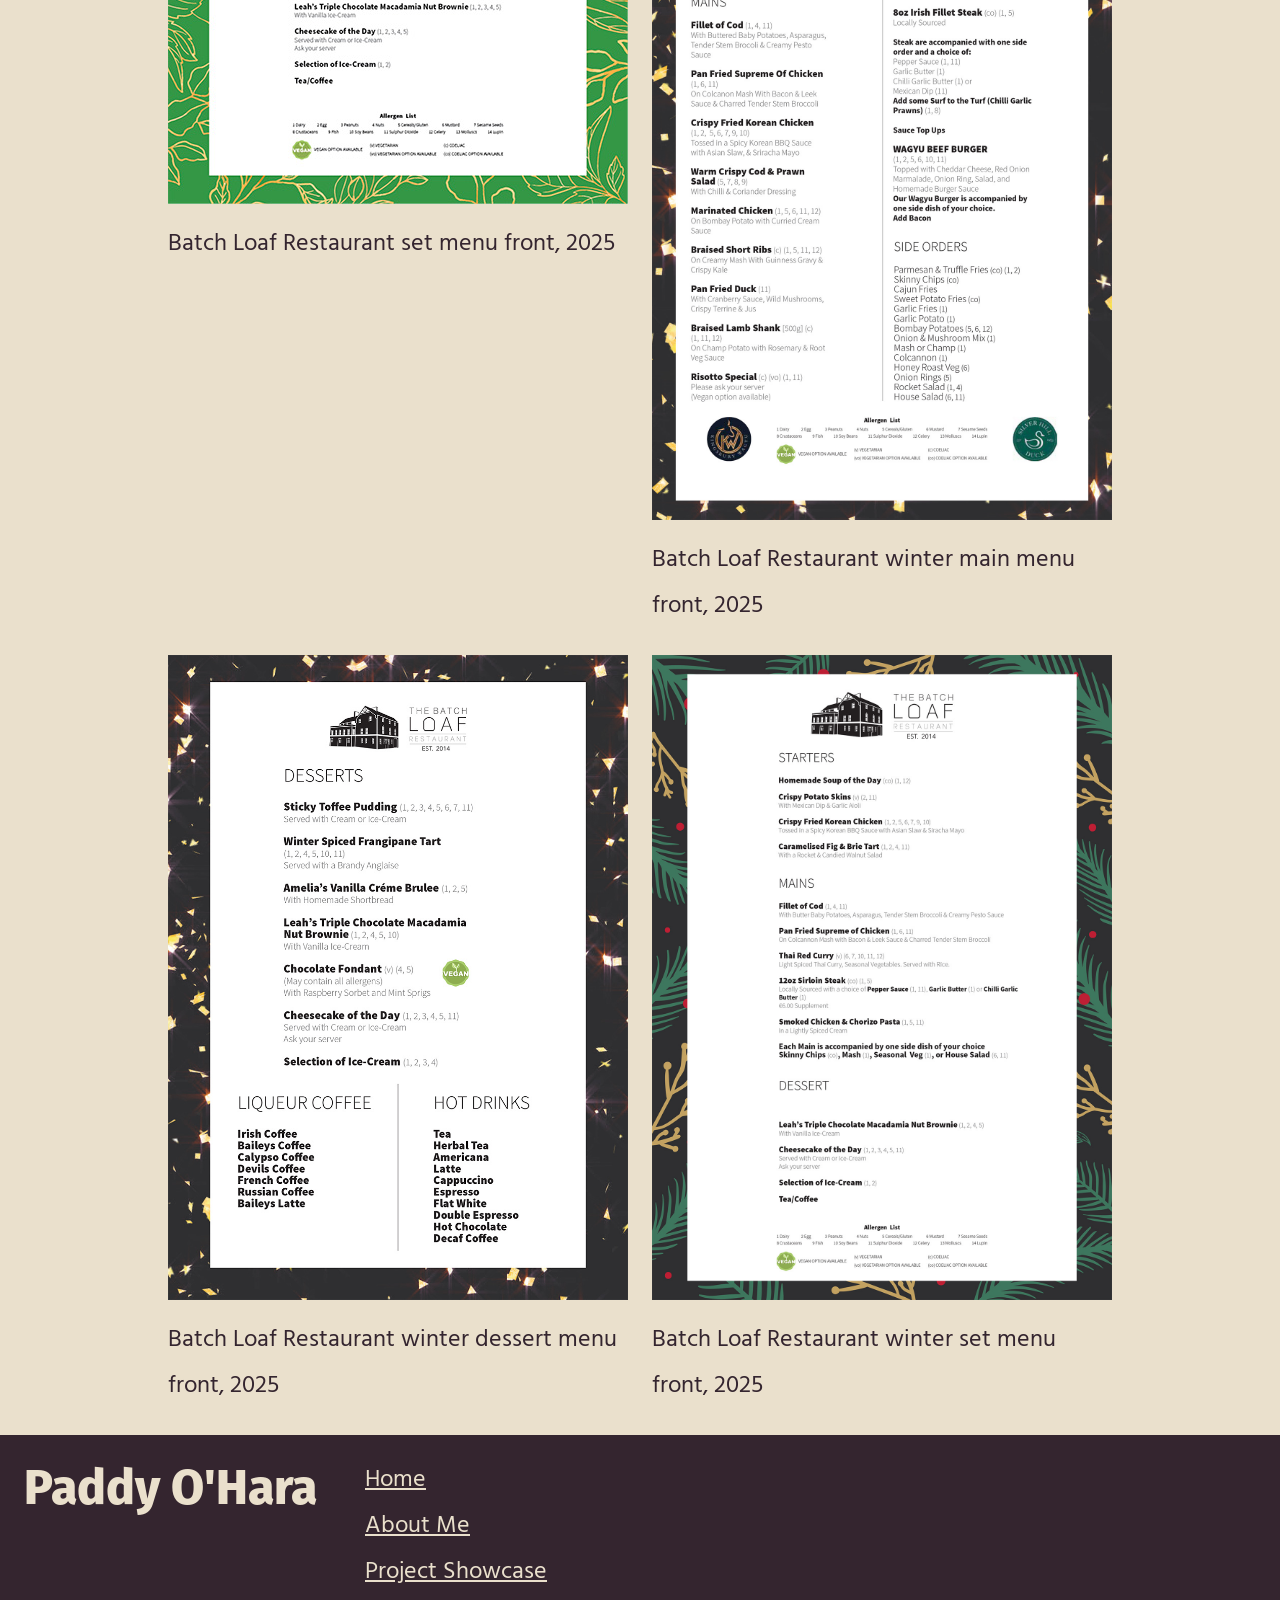
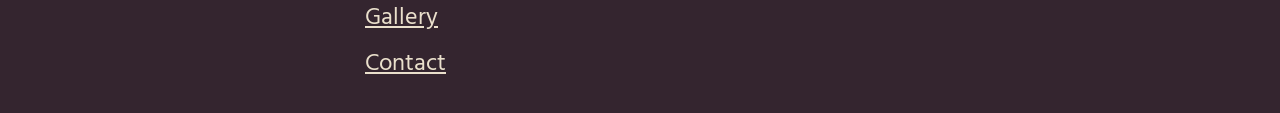
<file: gallery.html>
<!doctype html>
<html lang="en-IE">
<head>
<meta charset="UTF-8">
<meta name="viewport" content="width=device-width, initial-scale=1">
<meta name="description" content="Portfolio page for Web and Print Designer, Paddy O'Hara">
<meta name="author" content="Paddy O'Hara">
<meta name="keywords" content="Videography, Photography, Web Design, Print, Design, Print, Web, Portfolio, Project Showcase, Gallery">
<title>Paddy O'Hara - Portfolio - Gallery</title>
<link rel="icon" type="image/x-icon" href="assets/images/favicon/fav-32px.png">
<link rel="preconnect" href="https://fonts.googleapis.com">
<link rel="preconnect" href="https://fonts.gstatic.com" crossorigin>
<link href="https://fonts.googleapis.com/css2?family=Fira+Sans:ital,wght@0,100;0,200;0,300;0,400;0,500;0,600;0,700;0,800;0,900;1,100;1,200;1,300;1,400;1,500;1,600;1,700;1,800;1,900&family=Hind+Guntur:wght@300;400;500;600;700&family=Prompt:ital,wght@0,100;0,200;0,300;0,400;0,500;0,600;0,700;0,800;0,900;1,100;1,200;1,300;1,400;1,500;1,600;1,700;1,800;1,900&display=swap" rel="stylesheet">
<link href="main.css" rel="stylesheet" type="text/css">
<link href="assets/fontawesome/css/fontawesome.css" rel="stylesheet" type="text/css">
<link href="assets/fontawesome/css/solid.css" rel="stylesheet" type="text/css">
<script src="animating-headers.js" defer></script> 
<script src="show-and-hide-menu.js" defer></script> 
<script src="random-background-icons.js" defer></script> 
<script src="assets/lightbox/fslightbox.js" defer></script>
</head>

<body>
<nav id="mainNavMenu">
  <button type="button" onClick="closeNav()" id="menu-close-icon" aria-label="Close menu"><i class="fa-solid fa-times fa-3x" ></i></button>
  <h2>Menu</h2>
  <ul>
    <li><a href="index.html">Home</a></li>
    <li><a href="about.html">About Me</a></li>
    <li><a href="showcase.html">Project Showcase</a></li>
    <li><a href="gallery.html">Gallery</a></li>
    <li><a href="contact.html">Contact</a></li>
  </ul>
</nav>
<header class="background-icons">
  <button type="button" onclick="openNav()" id="main-menu-icon" aria-label="Open menu"><i class="fa-solid fa-bars fa-3x" ></i></button>
  <h1 class="hero scroll-in-right animated">Paddy O'Hara</h1>
  <!--	<i class="fa-solid fa-arrow-down fa-3x"></i>--> 
  <!--	<div class="background-icons"></div>--> 
</header>
<main>
  <section>
    <h2 class="scroll-in-right">Gallery</h2>
    <p>This gallery is a collection of the smaller projects
      and creative experiments I've been working on
      lately. It's a mix of photos, videos, and design
      pieces that show what I've been exploring behind
      the scenes. Think of it as a peek into the day-to-day
      creative stuff that keeps me inspired.</p>
    <div class="gallery">
      <figure><a data-fslightbox href="assets/images/gallery/IMG_6423.jpg" data-type="image"> <img src="assets/images/gallery/IMG_6423@0.1x.jpg" width="325" height="408" alt="Image"> </a>
        <figcaption>Two graduates from Monaghan Institute, 2024</figcaption>
      </figure>
      <figure><a data-fslightbox href="assets/images/gallery/IMG_6438.jpg" data-type="image"> <img src="assets/images/gallery/IMG_6438@0.1x.jpg" width="307" height="396" alt="Image"> </a>
        <figcaption>A graduate from Monaghan Institute filling a form, 2024</figcaption>
      </figure>
      <figure><a data-fslightbox href="assets/images/gallery/2025-10-15_Programme-Development_With-Logos_1.mp4" data-type="video"> <img src="assets/images/gallery/2025-10-15_Programme-Development_With-Logos_1@0.3x.jpg" width="576" height="324" alt="Image"> </a>
        <figcaption>CMETB Programme Development overview video, 2025</figcaption>
      </figure>
      <figure><a data-fslightbox href="assets/images/gallery/20250614-ZVE07067.jpg" data-type="image"> <img src="assets/images/gallery/20250614-ZVE07067@0.1x.jpg" width="520" height="217" alt="Image"> </a>
        <figcaption>Table and chairs in a restaurant, 2025</figcaption>
      </figure>
      <figure><a data-fslightbox href="assets/images/gallery/mi_apply-now-2025.jpg" data-type="image"> <img src="assets/images/gallery/mi_apply-now-2025@0.1x.jpg" width="238" height="337" alt="Image"> </a>
        <figcaption>Monaghan Institute apply now poster for print and web, 2024</figcaption>
      </figure>
      <figure><a data-fslightbox href="assets/images/gallery/2025-04-17_MI_10-reasons-to-study-with-us.mp4" data-type="video"> <img src="assets/images/gallery/2025-04-17_MI_10-reasons-to-study-with-us@0.3x.jpg" width="550" height="413" alt="Image"></a>
        <figcaption>10 Reasons to study at Monaghan Institute video, 2025</figcaption>
      </figure>
      <figure><a data-fslightbox href="assets/images/gallery/Open-Day-2025-11.jpg" data-type="image"> <img src="assets/images/gallery/Open-Day-2025-11@0.1x.jpg" width="550" height="413" alt="Image"></a>
        <figcaption>Learner holding a puppy at Monaghan Institute open day, 2025</figcaption>
      </figure>
      <figure><a data-fslightbox href="assets/images/gallery/Open-Day-2025-21.jpg" data-type="image"> <img src="assets/images/gallery/Open-Day-2025-21@0.1x.jpg" width="550" height="413" alt="Image"></a>
        <figcaption>Learners having their nails done in Monaghan Institute, 2025</figcaption>
      </figure>
      <figure><a data-fslightbox href="assets/images/gallery/Open-Day-2025-30.jpg" data-type="image"> <img src="assets/images/gallery/Open-Day-2025-30@0.1x.jpg" width="550" height="413" alt="Image" loading="lazy"></a>
        <figcaption>Learner welding in Monaghan Institute, 2025</figcaption>
      </figure>
      <figure><a data-fslightbox href="assets/images/gallery/Open-Day-2025-31.jpg" data-type="image"> <img src="assets/images/gallery/Open-Day-2025-31@0.1x.jpg" width="550" height="413" alt="Image" loading="lazy"></a>
        <figcaption>Learner working on a computer in Monaghan Institute, 2025</figcaption>
      </figure>
      <figure><a data-fslightbox href="assets/images/gallery/2025-03-11_BirdsOfPrey_24.jpg" data-type="image"> <img src="assets/images/gallery/2025-03-11_BirdsOfPrey_24@0.1x.jpg" width="570" height="380" alt="Image" loading="lazy"></a>
        <figcaption>Bird of prey, 2025</figcaption>
      </figure>
      <figure><a data-fslightbox href="assets/images/gallery/2025-09-18_Wild-Thyme_collage-good-food-awards_v01.jpg" data-type="image"> <img src="assets/images/gallery/2025-09-18_Wild-Thyme_collage-good-food-awards_v01@0.3x.jpg" width="324" height="405" alt="Image" loading="lazy"></a>
        <figcaption>Collage of dishes from Wild Thyme restaurant, 2025</figcaption>
      </figure>
      <figure><a data-fslightbox href="assets/images/gallery/20250522-ZVE06360.jpg" data-type="image"> <img src="assets/images/gallery/20250522-ZVE06360@0.1x.jpg" width="331" height="294" alt="Image" loading="lazy"></a>
        <figcaption>Fireside, 2025</figcaption>
      </figure>
      <figure><a data-fslightbox href="assets/images/gallery/20250614-ZVE07042.jpg" data-type="image"> <img src="assets/images/gallery/20250614-ZVE07042@0.1x.jpg" width="330" height="413" alt="Image" loading="lazy"></a>
        <figcaption>Bar in a restaurant, 2025</figcaption>
      </figure>
      <figure><a data-fslightbox href="assets/images/gallery/20250614-ZVE07192.jpg" data-type="image"> <img src="assets/images/gallery/20250614-ZVE07192@0.1x.jpg" width="451" height="401" alt="Image" loading="lazy"></a>
        <figcaption>Cocktail bar, 2025</figcaption>
      </figure>
      <figure><a data-fslightbox href="assets/images/gallery/20250614-ZVE07223.jpg" data-type="image"> <img src="assets/images/gallery/20250614-ZVE07223@0.1x.jpg" width="277" height="346" alt="Image" loading="lazy"></a>
        <figcaption>Set table in a restaurant, 2025</figcaption>
      </figure>
      <figure><a data-fslightbox href="assets/images/gallery/20250614-ZVE07235-2.jpg" data-type="image"> <img src="assets/images/gallery/20250614-ZVE07235-2@0.1x.jpg" width="469" height="196" alt="Image" loading="lazy"></a>
        <figcaption>Beer taps in a bar, 2025</figcaption>
      </figure>
      <figure><a data-fslightbox href="assets/images/gallery/20250807-ZVE08001.jpg" data-type="image"> <img src="assets/images/gallery/20250807-ZVE08001@0.1x.jpg" width="330" height="413" alt="Image" loading="lazy"></a>
        <figcaption>Menu sitting at a restaurant table, 2025</figcaption>
      </figure>
      <figure><a data-fslightbox href="assets/images/gallery/20250807-ZVE08037.jpg" data-type="image"> <img src="assets/images/gallery/20250807-ZVE08037@0.1x.jpg" width="322" height="402" alt="Image" loading="lazy"></a>
        <figcaption>Restaurant through a window frame, 2025</figcaption>
      </figure>
      <figure><a data-fslightbox href="assets/images/gallery/Physio-05.jpg" data-type="image"> <img src="assets/images/gallery/Physio-05@0.1x.jpg" width="467" height="311" alt="Image" loading="lazy"></a>
        <figcaption>Learners giving a massage, 2025</figcaption>
      </figure>
      <figure><a data-fslightbox href="assets/images/gallery/WildThyme-1-5.jpg" data-type="image"> <img src="assets/images/gallery/WildThyme-1-5@0.1x.jpg" width="464" height="413" alt="Image" loading="lazy"></a>
        <figcaption>Bar stools, 2025</figcaption>
      </figure>
      <figure><a data-fslightbox href="assets/images/gallery/WildThyme-Private-Functions-2.jpg" data-type="image"> <img src="assets/images/gallery/WildThyme-Private-Functions-2@0.1x.jpg" width="291" height="363" alt="Image" loading="lazy"></a>
        <figcaption>Ready for a function, 2025</figcaption>
      </figure>
      <figure><a data-fslightbox href="assets/images/gallery/CW3-Derelict-03.jpg" data-type="image"> <img src="assets/images/gallery/CW3-Derelict-03@0.1x.jpg" width="430" height="344" alt="Image" loading="lazy"></a>
        <figcaption>Derelict, 2025</figcaption>
      </figure>
      <figure><a data-fslightbox href="assets/images/gallery/CW3-Derelict-05.jpg" data-type="image"> <img src="assets/images/gallery/CW3-Derelict-05@0.1x.jpg" width="516" height="413"  alt="Image" loading="lazy"></a>
        <figcaption>Derelict, 2025</figcaption>
      </figure>
      <figure><a data-fslightbox href="assets/images/gallery/CW3-Derelict-06.jpg" data-type="image"> <img src="assets/images/gallery/CW3-Derelict-06@0.1x.jpg" width="503" height="403" alt="Image" loading="lazy"></a>
        <figcaption>Derelict, 2025</figcaption>
      </figure>
      <figure><a data-fslightbox href="assets/images/gallery/CW3-Favourite-Colour-02.jpg" data-type="image"> <img src="assets/images/gallery/CW3-Favourite-Colour-02@0.1x.jpg" width="516" height="413" alt="Image" loading="lazy"></a>
        <figcaption>The moon and the stars, 2025</figcaption>
      </figure>
      <figure><a data-fslightbox href="assets/images/gallery/CW3-Favourite-Colour-03.jpg" data-type="image"> <img src="assets/images/gallery/CW3-Favourite-Colour-03@0.1x.jpg" width="516" height="413" alt="Image" loading="lazy"></a>
        <figcaption>The moon appears over a tree, 2025</figcaption>
      </figure>
      <figure><a data-fslightbox href="assets/images/gallery/Assignment-01-08.jpg" data-type="image"> <img src="assets/images/gallery/Assignment-01-08@0.1x.jpg" width="372" height="279" alt="Image" loading="lazy"></a>
        <figcaption>Lines, 2024</figcaption>
      </figure>
      <figure><a data-fslightbox href="assets/images/gallery/Assignment-02-BrandCampaign-05.jpg" data-type="image"> <img src="assets/images/gallery/Assignment-02-BrandCampaign-05@0.1x.jpg" width="578" height="413" alt="Image" loading="lazy"></a>
        <figcaption>A path through Rossmore Park, 2025</figcaption>
      </figure>
      <figure><a data-fslightbox href="assets/images/gallery/Assignment-02-BrandCampaign-06.jpg" data-type="image"> <img src="assets/images/gallery/Assignment-02-BrandCampaign-06@0.1x.jpg" width="578" height="413" alt="Image" loading="lazy"></a>
        <figcaption>A river through Rossmore Park, 2025</figcaption>
      </figure>
      <figure><a data-fslightbox href="assets/images/gallery/Assignment-02-BrandCampaign-08.jpg" data-type="image"> <img src="assets/images/gallery/Assignment-02-BrandCampaign-08@0.1x.jpg" width="578" height="413" alt="Image" loading="lazy"></a>
        <figcaption>Red paw, 2025</figcaption>
      </figure>
      <figure><a data-fslightbox href="assets/images/gallery/Assignment-02-BrandCampaign-10.jpg" data-type="image"> <img src="assets/images/gallery/Assignment-02-BrandCampaign-10@0.1x.jpg" width="578" height="413" alt="Image" loading="lazy"></a>
        <figcaption>Giants head beside waterfall, 2025</figcaption>
      </figure>
      <figure><a data-fslightbox href="assets/images/gallery/Assignment-02-BrandCampaign-12.jpg" data-type="image"> <img src="assets/images/gallery/Assignment-02-BrandCampaign-12@0.1x.jpg" width="578" height="413" alt="Image" loading="lazy"></a>
        <figcaption>Corridor of trees, 2025</figcaption>
      </figure>
      <figure><a data-fslightbox href="assets/images/gallery/2025-06-05__Dessert-Menu-Back_v05.jpg" data-type="image"> <img src="assets/images/gallery/2025-06-05__Dessert-Menu-Back_v05@0.5x.jpg" width="219" height="307" alt="Image" loading="lazy"></a>
        <figcaption>Batch Loaf Restaurant dessert menu back, 2025</figcaption>
      </figure>
      <figure><a data-fslightbox href="assets/images/gallery/2025-06-05__Dessert-Menu-Front_v05.jpg" data-type="image"> <img src="assets/images/gallery/2025-06-05__Dessert-Menu-Front_v05@0.5x.jpg" width="219" height="307" alt="Image" loading="lazy"></a>
        <figcaption>Batch Loaf Restaurant dessert menu front, 2025</figcaption>
      </figure>
      <figure><a data-fslightbox href="assets/images/gallery/2025-06-05__Menu-Back_v01.jpg" data-type="image"> <img src="assets/images/gallery/2025-06-05__Menu-Back_v01@0.5x.jpg" width="307" height="604" alt="Image" loading="lazy"></a>
        <figcaption>Batch Loaf Restaurant main menu back, 2025</figcaption>
      </figure>
      <figure><a data-fslightbox href="assets/images/gallery/2025-06-07_Menu-Front_Crop-Marks_No-Prices_v05.jpg" data-type="image"> <img src="assets/images/gallery/2025-06-07_Menu-Front_Crop-Marks_No-Prices_v05@0.5x.jpg" width="307" height="604" alt="Image" loading="lazy"></a>
        <figcaption>Batch Loaf Restaurant main menu front, 2025</figcaption>
      </figure>
      <figure><a data-fslightbox href="assets/images/gallery/2025-06-11_Set-Menu-Back_v01@1.5x.jpg" data-type="image"> <img src="assets/images/gallery/2025-06-11_Set-Menu-Back_v01@1.5x@0.5x.jpg" width="460" height="645" alt="Image" loading="lazy"></a>
        <figcaption>Batch Loaf Restaurant set menu back, 2025</figcaption>
      </figure>
      <figure><a data-fslightbox href="assets/images/gallery/2025-06-11_Set-Menu-Front_v01@1.5x.jpg" data-type="image"> <img src="assets/images/gallery/2025-06-11_Set-Menu-Front_v01@1.5x@0.5x.jpg" width="460" height="645" alt="Image" loading="lazy"></a>
        <figcaption>Batch Loaf Restaurant set menu front, 2025</figcaption>
      </figure>
      <figure><a data-fslightbox href="assets/images/gallery/2025-11-07_NO-PRICES_Winter-Menu-Front_v01.jpg" data-type="image"> <img src="assets/images/gallery/2025-11-07_NO-PRICES_Winter-Menu-Front_v01@0.5x.jpg" width="460" height="645" alt="Image" loading="lazy"></a>
        <figcaption>Batch Loaf Restaurant winter main menu front, 2025</figcaption>
      </figure>
      <figure><a data-fslightbox href="assets/images/gallery/2025-11-07_NO-PRICES_Winter-Dessert-Menu-Front_v01.jpg" data-type="image"> <img src="assets/images/gallery/2025-11-07_NO-PRICES_Winter-Dessert-Menu-Front_v01@0.5x.jpg" width="460" height="645" alt="Image" loading="lazy"></a>
        <figcaption>Batch Loaf Restaurant winter dessert menu front, 2025</figcaption>
      </figure>
      <figure><a data-fslightbox href="assets/images/gallery/2025-11-07_NO-PRICES_Winter-Set-Menu-Front_v01.jpg" data-type="image"> <img src="assets/images/gallery/2025-11-07_NO-PRICES_Winter-Set-Menu-Front_v01@0.5x.jpg" width="460" height="645" alt="Image" loading="lazy"></a>
        <figcaption>Batch Loaf Restaurant winter set menu front, 2025</figcaption>
      </figure>
    </div>
  </section>
</main>
<footer>
  <h2>Paddy O'Hara</h2>
  <nav>
    <ul>
      <li><a href="index.html">Home</a></li>
      <li><a href="about.html">About Me</a></li>
      <li><a href="showcase.html">Project Showcase</a></li>
      <li><a href="gallery.html">Gallery</a></li>
      <li><a href="contact.html">Contact</a></li>
    </ul>
  </nav>
</footer>
</body>
</html>
</file>
<file: main.css>
/* CSS Document */ :root {
    --main-color: #073b3a;
    --main-bg-color: #eae0cc;
    --main-text-color: #34252f;
    --main-accent-color: #519872;
    --alt-bg-color: #34252f;
    --alt-text-color: #eae0cc;
    --alt-accent-color: #fe5d26;
    --light-text-color: #eae0cc;
    --dark-text-color: #34252f;
}
@media (prefers-color-scheme: dark) {
    :root {
        --main-color: #fe5d26;
        --main-bg-color: #34252f;
        --main-text-color: #eae0cc;
        --alt-bg-color: #eae0cc;
        --alt-text-color: #34252f;
        --alt-accent-color: #eae0cc;
    }
}
/* Default options */
* {
    -webkit-box-sizing: border-box;
    -moz-box-sizing: border-box;
    box-sizing: border-box;
}
a {
    color: var(--main-text-color);
}
a:hover {
    color: hsl(from var(--main-text-color) h s calc(l + 20));
}
footer nav a {
    color: var(--main-bg-color);
}
footer nav a:hover {
    color: hsl(from var(--main-bg-color) h s calc(l + 20));
}
button {
    background-color: var(--main-bg-color);
    border: 1px solid var(--main-color);
    color: var(--main-text-color);
    border-radius: 0.5em;
}
button:hover {
    color: hsl(from var(--main-text-color) h s calc(l + 20));
    cursor: pointer;
}
html {
    overflow-x: hidden;
    font-size: 24px;
}
body {
    background-color: var(--main-bg-color);
    color: var(--main-text-color);
    font-family: "Hind Guntur", sans-serif;
    font-size: 1rem;
    padding: 0;
    margin: 0;
    max-width: 100vw;
    /*  overflow-x: hidden;*/
}
h1 {
    font-family: "Prompt", sans-serif;
    font-weight: 800;
    font-size: clamp(2rem, calc(5vw + 1rem), 80px);
    color: var(--main-color);
}
h1.hero {
    font-size: clamp(2rem, calc(10vw + 1rem), 200px);
    position: sticky;
    top: 0;
}
h2, h3, h4, h5, h6 {
    font-family: "Fira Sans", sans-serif;
    font-weight: 800;
    color: var(--main-color);
}
h2 {
    font-size: clamp(2rem, calc(5vw + 1rem), 42px);
}
h3 {
    font-size: clamp(1.5rem, calc(3vw + 1rem), 36px);
}
header {
    display: flex;
    flex-direction: column;
    justify-content: space-between;
    padding: 1em;
}
section {
    padding: 1em;
}
p.main-page-blurb {
    text-align: center;
    width: 60%;
    align-self: center;
	position: sticky;
	top:0;
}
section.hero-section {
	position: sticky;
	top:0;
display: flex;
	flex-direction: column;
}
img, video {
    max-width: 100%;
    height: auto;
}
video.horizontal-video {
    display: none;
}
figure {
    margin: 0;
    width: min-content;
}
figure img {
    max-width: none
}
footer {
    padding: 1em;
    margin: 0;
    background-color: var(--alt-bg-color);
    color: var(--alt-text-color);
    display: flex;
    align-items: flex-start;
    gap: 2em;
    position: relative;
    bottom: 0;
}
footer h2 {
    color: inherit;
    padding: 0;
    margin: 0;
}
footer nav ul {
    list-style: none;
    padding: 0;
    margin: 0;
}
#main-menu-icon {
    position: fixed;
    top: 1em;
    right: 1em;
    z-index: 1;
}
/* specific options */
section.image-section {
    min-height: 100vh;
    padding: 1em;
    background-size: cover;
    background-position: center;
}
section.image-section h2 {
    color: var(--main-color);
    background-color: var(--main-bg-color);
    padding: 0.2em;
    /*    mix-blend-mode: exclusion;*/
}
.scroll-in-right {
    animation: scroll-in-right 5s ease;
    animation-play-state: paused;
}
.animated {
    animation-play-state: running;
}
section#photography {
    background-image: url("assets/images/main/camera-on-desk-large.jpg");
}
section#videography {
    background-image: url("assets/images/main/videographer-camera-large.jpg");
}
section#webdesign {
    background-image: url("assets/images/main/developer-desktop-large.jpg");
}
section#printdesign {
    background-image: url("assets/images/main/photographer-desktop-large.jpg");
}
.call-to-action {
    width: 50%;
    margin-left: auto;
    margin-right: auto;
    margin-bottom: 1rem;
}
.call-to-action-button {
    display: block;
    width: stretch;
    background-color: var(--alt-accent-color);
    text-align: center;
    border-radius: 0.5em;
    padding: 1em;
    color: var(--alt-text-color);
}
.gallery {
    display: flex;
    flex-wrap: wrap;
    gap: 1em;
    width: 95%;
    margin-inline: auto;
    justify-content: center;
}
.full-height {
    min-height: 100vh;
}
.hide {
    content-visibility: hidden;
}
/* animation keyframes */
@keyframes scroll-in-right {
    from {
        transform: translateX(100%);
    }
    to {
        transform: translateX(0);
    }
}
/* forms */
form {
    width: 90%;
    margin-left: auto;
    margin-right: auto;
}
.form-control {
    display: grid;
    gap: 1em;
    padding: .5em;
    grid: auto / auto;
}
textarea {
    resize: none;
    border: 1px solid var(--main-accent-color);
    border-radius: 6px;
}
.form-control label {
    width: 30%;
    align-content: center;
}
.form-control input,textarea {
    border: 1px solid var(--main-accent-color);
    border-radius: 6px;
    width: 100%;
    padding:  1em;
    
    &:focus-visible {
        outline-color: var(--main-accent-color);
    }
}
input:user-invalid,textarea:user-invalid {
    border-color: var(--alt-accent-color);
}
.form-control.full-width {
    grid: auto / auto;
}
.form-control button {
    font-size: inherit;
    border: none;
    text-decoration: underline;
}
.form-control:has([required]) label {
    display: flex;
    gap: 1ch;
    
    &::after {
        content: '*';
        color: var(--alt-accent-color);
    }
}
.form-error-message {
    color: var(--alt-accent-color);
}
.form-error-message:empty {
    display: none;
}
.recaptcha {
    grid-column: 2 / 2;
}
/* main nav menu styles */
#mainNavMenu {
    width: 0;
    height: 100vh;
    position: fixed;
    z-index: 2;
    top: 0;
    right: 0;
    background-color: var(--main-bg-color);
    transition: 0.5s;
    border: 1px solid var(--alt-bg-color);
}
#mainNavMenu ul {
    list-style: none;
    padding-inline-start: 1rem;
}
#mainNavMenu h2 {
    padding-inline-start: 1rem;
}
#menu-close-icon {
    margin: 1em;
}
#mainNavMenu.menu-open {
    width: 100%;
}
@media screen and (min-width: 992px) {
    #mainNavMenu.menu-open {
        width: 25%;
    }
    .project-showcase-project {
        display: grid;
        grid: auto / 1fr 1fr;
        gap: 1em;
    }
    .form-control {
        grid: auto / 1fr 2fr;
    }
    .form-error-message {
        grid-column: 1 / span 2;
    }
    form {
        width: 50%;
    }
    video.horizontal-video {
        display: block;
    }
    video.vertical-video {
        display: none;
    }
}
/* background icons for site */
.background-icons {
    position: relative;
    /*  z-index: -1;*/
    width: 100%;
    /*  height: 100vh;*/
}
</file>
<file: assets/fontawesome/css/solid.css>
/*!
 * Font Awesome Free 7.1.0 by @fontawesome - https://fontawesome.com
 * License - https://fontawesome.com/license/free (Icons: CC BY 4.0, Fonts: SIL OFL 1.1, Code: MIT License)
 * Copyright 2025 Fonticons, Inc.
 */
:root, :host {
  --fa-family-classic: "Font Awesome 7 Free";
  --fa-font-solid: normal 900 1em/1 var(--fa-family-classic);
  /* deprecated: this older custom property will be removed next major release */
  --fa-style-family-classic: var(--fa-family-classic);
}

@font-face {
  font-family: "Font Awesome 7 Free";
  font-style: normal;
  font-weight: 900;
  font-display: block;
  src: url("../webfonts/fa-solid-900.woff2");
}
.fas {
  --fa-family: var(--fa-family-classic);
  --fa-style: 900;
}

.fa-classic {
  --fa-family: var(--fa-family-classic);
}

.fa-solid {
  --fa-style: 900;
}
</file>
